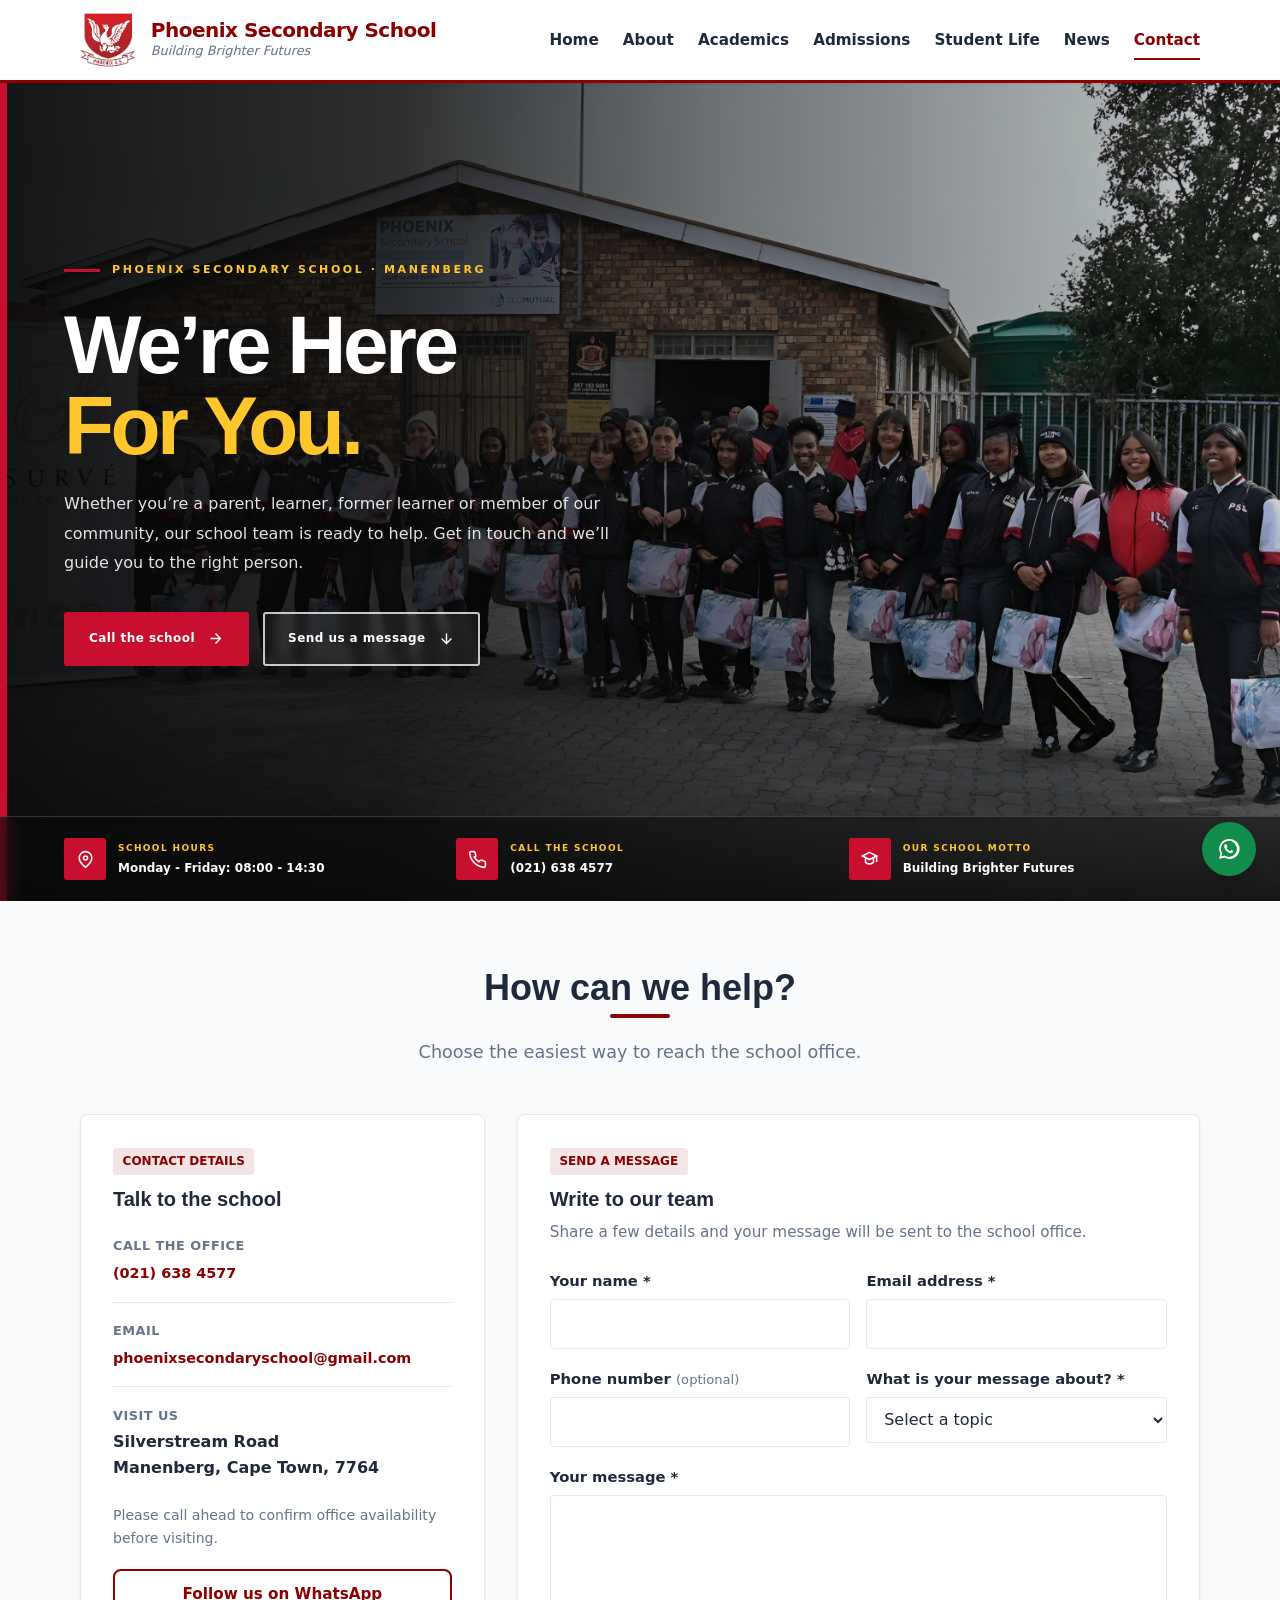
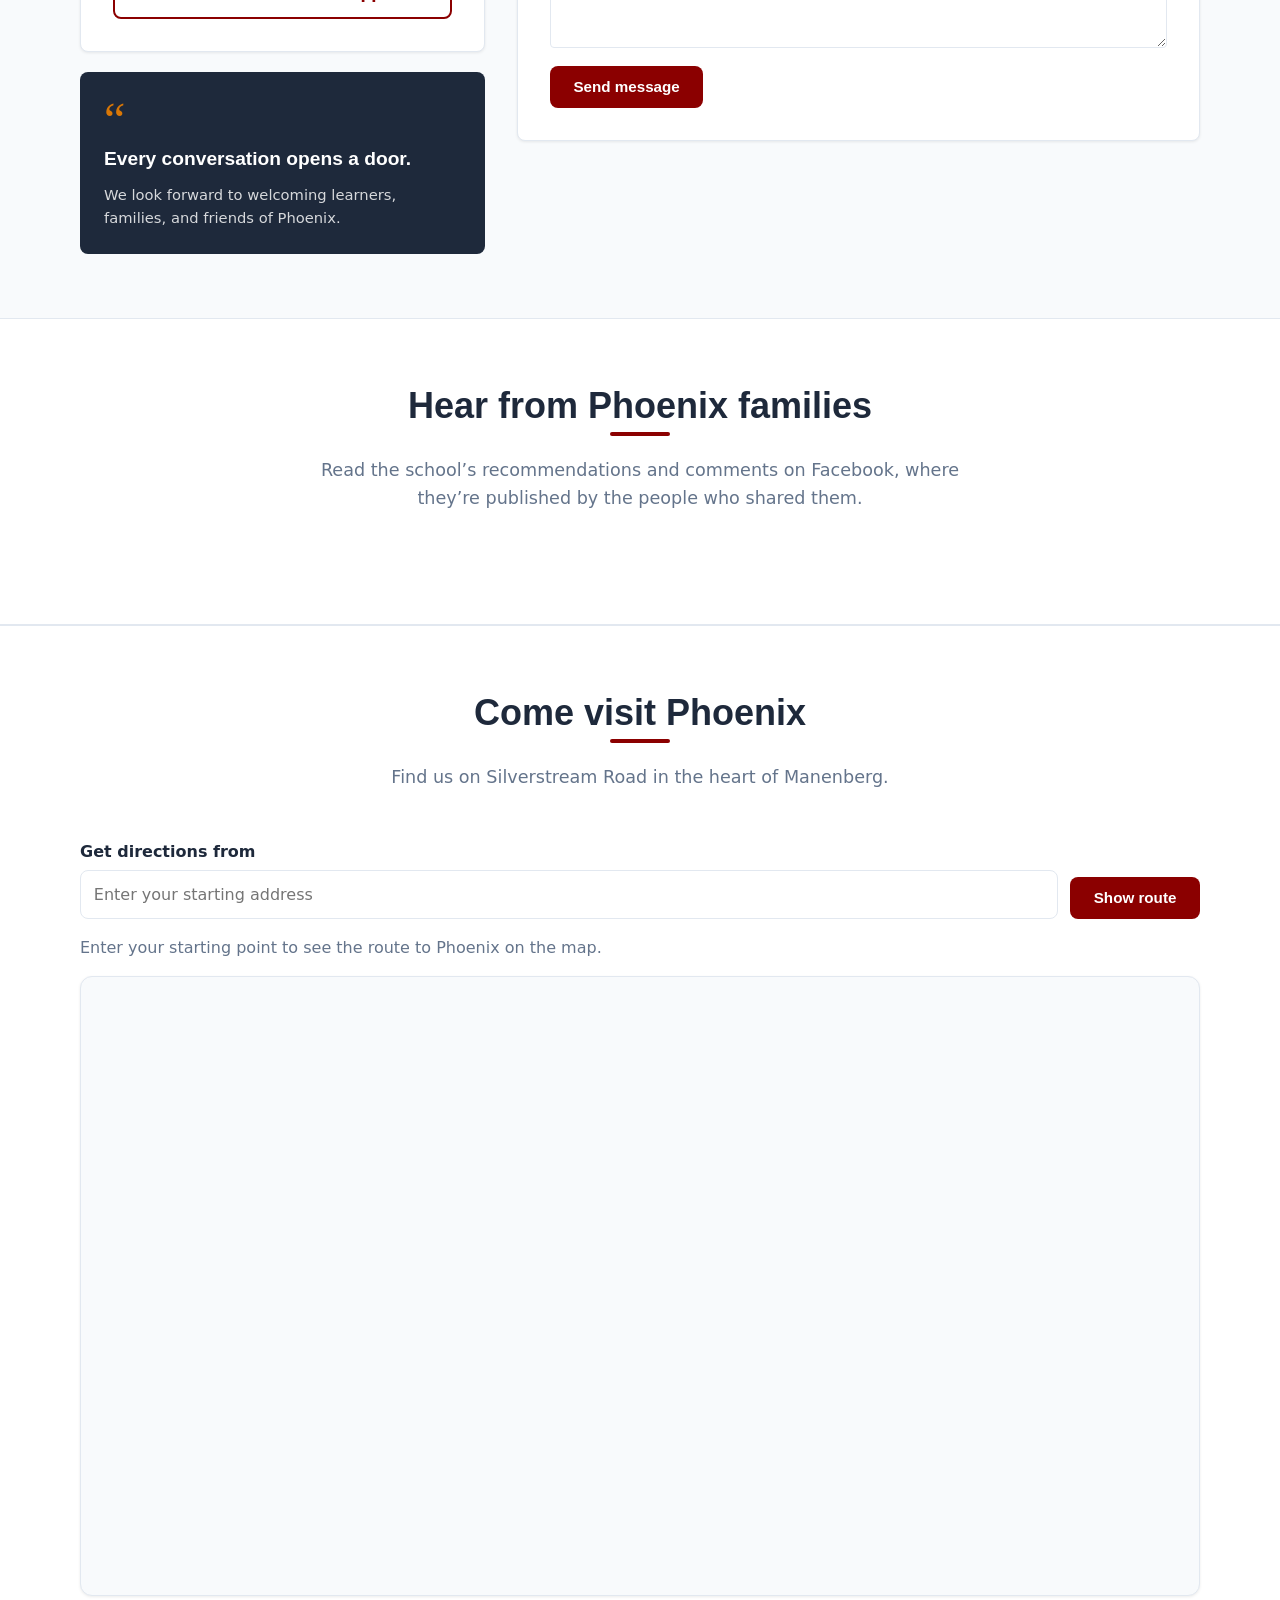
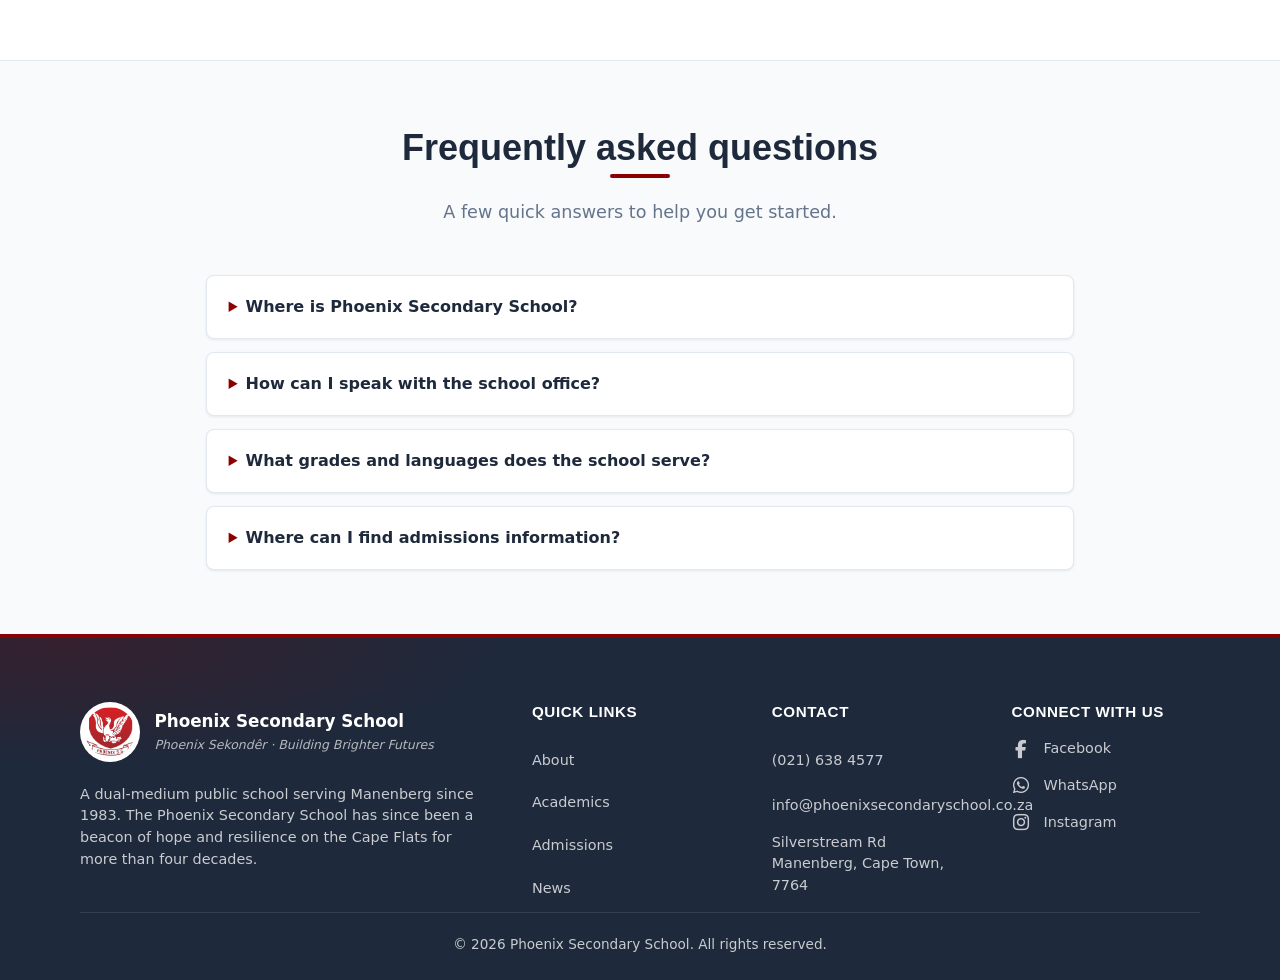
<file: contact.html>
<!DOCTYPE html>
<html lang="en">
<head>
    <meta charset="UTF-8">
    <meta name="viewport" content="width=device-width, initial-scale=1.0">
    <meta name="description" content="Contact Phoenix Secondary School in Manenberg, Cape Town. Call, email, get directions, or send the school a message.">
    <title>Contact | Phoenix Secondary School</title>
    <link rel="icon" href="favicon.svg" type="image/svg+xml">
    <link rel="icon" type="image/png" sizes="32x32" href="favicon-32x32.png">
    <link rel="icon" type="image/png" sizes="16x16" href="favicon-16x16.png">
    <link rel="apple-touch-icon" sizes="180x180" href="apple-touch-icon.png">
    <link rel="manifest" href="site.webmanifest">
    <link rel="stylesheet" href="css/styles.css">
    <link rel="stylesheet" href="css/hero.css">
    <link rel="stylesheet"
          href="https://cdnjs.cloudflare.com/ajax/libs/font-awesome/6.7.2/css/all.min.css">

    <script src="js/main.js" defer></script>
</head>
<body>
    <a href="#main-content" class="skip-link">Skip to main content</a>

    <header class="site-header">
        <div class="container header-container">
            <a href="index.html" class="brand-logo">
                <img class="brand-crest" src="images/logo_1.png" alt="">
                <span class="brand-text">
                    <span class="school-name">Phoenix Secondary School</span>
                    <span class="school-motto">Building Brighter Futures</span>
                </span>
            </a>
            <button type="button" class="mobile-toggle" data-nav-toggle aria-label="Open menu" aria-expanded="false" aria-controls="site-nav">
                <span class="sr-only">Open main menu</span>☰
            </button>
            <nav id="site-nav" class="main-nav" aria-label="Main navigation">
                <a class="nav-link" href="index.html">Home</a>
                <a class="nav-link" href="about.html">About</a>
                <a class="nav-link" href="academics.html">Academics</a>
                <a class="nav-link" href="admissions.html">Admissions</a>
                <a class="nav-link" href="student-life.html">Student Life</a>
                <a class="nav-link" href="news.html">News</a>
                <a class="nav-link active" href="contact.html" aria-current="page">Contact</a>
            </nav>
        </div>
    </header>

    <main id="main-content">
        <section class="phoenix-hero" aria-labelledby="phoenix-hero-title">
            <img class="phoenix-hero__background" src="images/contact_hero.webp" alt="" aria-hidden="true">
            <div class="phoenix-hero__inner">
                <div class="phoenix-hero__copy">
                    <p class="phoenix-hero__eyebrow">Phoenix Secondary School · Manenberg</p>
                    <h1 class="phoenix-hero__title" id="phoenix-hero-title">We’re Here <span>For You.</span></h1>
                    <p class="phoenix-hero__description">
                        Whether you’re a parent, learner, former learner or member of our community,
                        our school team is ready to help. Get in touch and we’ll guide you to the
                        right person.
                    </p>
                    <div class="phoenix-hero__actions">
                        <a href="tel:+27216384577" class="phoenix-hero__button phoenix-hero__button--primary">
                            Call the school
                            <svg viewBox="0 0 24 24" fill="none" stroke="currentColor" stroke-width="2" aria-hidden="true">
                                <path d="M5 12h14M12 5l7 7-7 7"/>
                            </svg>
                        </a>
                        <a href="#send-message" class="phoenix-hero__button phoenix-hero__button--secondary">
                            Send us a message
                            <svg viewBox="0 0 24 24" fill="none" stroke="currentColor" stroke-width="2" aria-hidden="true">
                                <path d="M12 5v14m-7-7 7 7 7-7"/>
                            </svg>
                        </a>
                    </div>

                </div>
            </div>

            <div class="phoenix-hero__bottom">
                <div class="phoenix-hero__bottom-inner">
                    <div class="phoenix-hero__detail">
                        <span class="phoenix-hero__detail-icon" aria-hidden="true">
                            <svg viewBox="0 0 24 24" fill="none" stroke="currentColor" stroke-width="2">
                                <path d="M20 10c0 5-8 12-8 12S4 15 4 10a8 8 0 1 1 16 0Z"/>
                                <circle cx="12" cy="10" r="2.5"/>
                            </svg>
                        </span>
                        <span>
                            <span class="phoenix-hero__detail-label">School Hours</span>
                            <span class="phoenix-hero__detail-value">Monday - Friday: 08:00 - 14:30</span>
                        </span>
                    </div>

                    <div class="phoenix-hero__detail">
                        <span class="phoenix-hero__detail-icon" aria-hidden="true">
                            <svg viewBox="0 0 24 24" fill="none" stroke="currentColor" stroke-width="2">
                                <path d="M22 16.9v3a2 2 0 0 1-2.2 2 19.8 19.8 0 0 1-8.6-3.1 19.4 19.4 0 0 1-6-6A19.8 19.8 0 0 1 2.1 4.2 2 2 0 0 1 4.1 2h3a2 2 0 0 1 2 1.7c.1 1 .4 2 .7 2.9a2 2 0 0 1-.5 2.1L8 8.9a16 16 0 0 0 6 6l1.2-1.3a2 2 0 0 1 2.1-.5c.9.3 1.9.6 2.9.7a2 2 0 0 1 1.8 2.1Z"/>
                            </svg>
                        </span>
                        <span>
                            <span class="phoenix-hero__detail-label">Call the school</span>
                            <a class="phoenix-hero__detail-value" href="tel:+27216384577">(021) 638 4577</a>
                        </span>
                    </div>

                    <div class="phoenix-hero__detail">
                        <span class="phoenix-hero__detail-icon" aria-hidden="true">
                            <svg viewBox="0 0 24 24" fill="none" stroke="currentColor" stroke-width="2">
                                <path d="m12 3 9 4.5-9 4.5-9-4.5L12 3Z"/>
                                <path d="M7 10.5v5c3 2.5 7 2.5 10 0v-5M21 8v7"/>
                            </svg>
                        </span>
                        <span>
                            <span class="phoenix-hero__detail-label">Our school motto</span>
                            <span class="phoenix-hero__detail-value">Building Brighter Futures</span>
                        </span>
                    </div>
                </div>
            </div>
        </section>

        <section class="section" aria-labelledby="contact-options-title">
            <div class="container">
                <div class="section-header">
                    <h2 class="section-title" id="contact-options-title">How can we help?</h2>
                    <p class="section-subtitle">Choose the easiest way to reach the school office.</p>
                </div>

                <div class="contact-layout">
                    <aside class="contact-sidebar" aria-label="School contact details">
                        <section class="card contact-info-card" aria-labelledby="contact-details-title">
                            <div class="card-body">
                                <span class="badge badge-red">Contact details</span>
                                <h2 class="card-title contact-card-heading" id="contact-details-title">Talk to the school</h2>
                                <dl class="contact-details">
                                    <div class="contact-detail">
                                        <dt>Call the office</dt>
                                        <dd><a href="tel:+27216384577">(021) 638 4577</a></dd>
                                    </div>
                                    <div class="contact-detail">
                                        <dt>Email</dt>
                                        <dd><a href="mailto:phoenixsecondaryschool@gmail.com">phoenixsecondaryschool@gmail.com</a></dd>
                                    </div>
                                    <div class="contact-detail">
                                        <dt>Visit us</dt>
                                        <dd>Silverstream Road<br>Manenberg, Cape Town, 7764</dd>
                                    </div>
                                </dl>
                                <p class="contact-hours-note">Please call ahead to confirm office availability before visiting.</p>
                                <a class="btn btn-outline contact-whatsapp-link" href="https://whatsapp.com/channel/0029Vb8sCBqHFxOyT6q9uO1y" target="_blank" rel="noopener noreferrer">Follow us on WhatsApp</a>
                            </div>
                        </section>

                        <section class="contact-welcome">
                            <p class="contact-welcome-mark" aria-hidden="true">“</p>
                            <h2>Every conversation opens a door.</h2>
                            <p>We look forward to welcoming learners, families, and friends of Phoenix.</p>
                        </section>
                    </aside>

                    <section class="card contact-form-card" id="send-message" aria-labelledby="message-title">
                        <div class="card-body">
                            <span class="badge badge-red">Send a message</span>
                            <h2 class="card-title contact-card-heading" id="message-title">Write to our team</h2>
                            <p class="card-text">Share a few details and your message will be sent to the school office.</p>
                            <form class="contact-form" data-contact-form action="send-email.php" method="post" accept-charset="UTF-8">
                                <div class="contact-form-honeypot" aria-hidden="true">
                                    <label for="contact-website">Leave this field empty</label>
                                    <input id="contact-website" name="website" type="text" tabindex="-1" autocomplete="off">
                                </div>
                                <p class="contact-form-status" data-contact-status role="status" aria-live="polite" aria-atomic="true" hidden></p>
                                <div class="form-field">
                                    <label for="contact-name">Your name <span aria-hidden="true">*</span></label>
                                    <input id="contact-name" name="name" type="text" autocomplete="name" required>
                                </div>
                                <div class="form-field">
                                    <label for="contact-email">Email address <span aria-hidden="true">*</span></label>
                                    <input id="contact-email" name="email" type="email" autocomplete="email" required>
                                </div>
                                <div class="form-field">
                                    <label for="contact-phone">Phone number <span class="form-optional">(optional)</span></label>
                                    <input id="contact-phone" name="phone" type="tel" autocomplete="tel">
                                </div>
                                <div class="form-field">
                                    <label for="contact-topic">What is your message about? <span aria-hidden="true">*</span></label>
                                    <select id="contact-topic" name="topic" required>
                                        <option value="" selected disabled>Select a topic</option>
                                        <option>Admissions</option>
                                        <option>Current learner or family</option>
                                        <option>Academics</option>
                                        <option>General enquiry</option>
                                        <option>Community or partnership</option>
                                    </select>
                                </div>
                                <div class="form-field form-field-wide">
                                    <label for="contact-message">Your message <span aria-hidden="true">*</span></label>
                                    <textarea id="contact-message" name="message" rows="5" minlength="10" maxlength="10000" required></textarea>
                                </div>
                                <div class="form-field-wide">
                                    <button class="btn btn-primary" type="submit">Send message</button>
                                </div>
                            </form>
                        </div>
                    </section>
                </div>
            </div>
        </section>

        <section class="section section-alt">
            <div class="container">
                <div class="section-header">
                    <h2 class="section-title" id="facebook-reviews-title">Hear from Phoenix families</h2>
                    <p class="section-subtitle">Read the school’s recommendations and comments on Facebook, where they’re published by the people who shared them.</p>
                </div>
            </div>
        </section>

        <section class="section section-alt" id="visit-us" aria-labelledby="visit-heading">
            <div class="container">
                <div class="section-header">
                    <h2 class="section-title" id="visit-heading">Come visit Phoenix</h2>
                    <p class="section-subtitle">Find us on Silverstream Road in the heart of Manenberg.</p>
                </div>
                <div class="visit-layout">
                    <form class="directions-form" data-directions-form>
                        <div class="directions-field">
                            <label for="directions-origin">Get directions from</label>
                            <input id="directions-origin" name="origin" type="text" autocomplete="street-address" placeholder="Enter your starting address" required>
                        </div>
                        <button class="btn btn-primary" type="submit">Show route</button>
                    </form>
                    <p class="directions-status" data-directions-status aria-live="polite">Enter your starting point to see the route to Phoenix on the map.</p>
                    <div class="map-frame">
                        <iframe
                            src="https://maps.google.com/maps?q=Phoenix%20Secondary%20School%2C%20Silverstream%20Road%2C%20Manenberg%2C%20Cape%20Town&z=15&output=embed"
                            title="Map showing Phoenix Secondary School in Manenberg; enter a starting address above to view directions here"
                            loading="lazy"
                            referrerpolicy="no-referrer-when-downgrade"
                            allowfullscreen>
                        </iframe>
                    </div>
                </div>
            </div>
        </section>

        <section class="section" aria-labelledby="faq-heading">
            <div class="container faq-container">
                <div class="section-header">
                    <h2 class="section-title" id="faq-heading">Frequently asked questions</h2>
                    <p class="section-subtitle">A few quick answers to help you get started.</p>
                </div>
                <div class="faq-list">
                    <details class="faq-item">
                        <summary>Where is Phoenix Secondary School?</summary>
                        <p>Our campus is on Silverstream Road, Manenberg, Cape Town, 7764. Enter your starting address above the map to view directions on this page.</p>
                    </details>
                    <details class="faq-item">
                        <summary>How can I speak with the school office?</summary>
                        <p>Call <a href="tel:+27216384577">(021) 638 4577</a> or email <a href="mailto:phoenixsecondaryschool@gmail.com">phoenixsecondaryschool@gmail.com</a>. Please call ahead to check office availability before visiting.</p>
                    </details>
                    <details class="faq-item">
                        <summary>What grades and languages does the school serve?</summary>
                        <p>Phoenix is a dual-medium school for Grades 8 to 12, offering learning in English and Afrikaans.</p>
                    </details>
                    <details class="faq-item">
                        <summary>Where can I find admissions information?</summary>
                        <p>Visit our <a href="admissions.html">Admissions page</a> for school registration information, or contact the office with your questions.</p>
                    </details>
                </div>
            </div>
        </section>
    </main>

    <footer class="site-footer">
        <div class="container">
            <div class="footer-grid">
                <div class="footer-col">
                    <a class="footer-brand" href="index.html">
                        <img src="images/logo_1.png" alt="">
                        <span><strong>Phoenix Secondary School</strong><small>Phoenix Sekondêr · Building Brighter Futures</small></span>
                    </a>
                    <p>A dual-medium public school serving Manenberg since 1983.
                        The Phoenix Secondary School has since been a beacon of hope and resilience on the Cape Flats for more than four decades.
                    </p>
                </div>

                <div class="footer-col">
                    <h3>Quick links</h3>
                    <ul class="footer-links">
                        <li><a href="about.html">About</a></li>
                        <li><a href="academics.html">Academics</a></li>
                        <li><a href="admissions.html">Admissions</a></li>
                        <li><a href="news.html">News</a></li>
                    </ul>
                </div>

                <div class="footer-col">
                    <h3>Contact</h3>
                    <p><a href="tel:+27216384577">(021) 638 4577</a></p>
                    <p><a href="mailto:info@phoenixsecondaryschool.co.za">info@phoenixsecondaryschool.co.za</a></p>

                    <p class="footer-address">
                        <a href="https://www.google.com/maps/search/?api=1&query=Phoenix+Secondary+School%2C+Silverstream+Road%2C+Manenberg%2C+Cape+Town"
                           target="_blank"
                           rel="noopener noreferrer"
                           aria-label="Find Phoenix Secondary School on Google Maps">
                            Silverstream Rd<br>Manenberg, Cape Town, <br>7764
                        </a>
                    </p>
                </div>

                <div class="footer-col">

                <h3>Connect With Us</h3>

                    <div class="footer-socials">
                        <a href="https://www.facebook.com/p/Phoenix-Secondary-School-Manenberg-100057652381114/" aria-label="Facebook"><i class="fa-brands fa-facebook-f"></i>
                            <span>Facebook</span>
                        </a>
                        <a href="#" aria-label="WhatsApp"><i class="fa-brands fa-whatsapp"></i>
                            <span>WhatsApp</span>
                        </a>
                        <a href="#" aria-label="Instagram"><i class="fa-brands fa-instagram"></i>
                            <span>Instagram</span>
                        </a>
                    </div>

                </div>

            </div>
            <div class="footer-bottom">
                <p>&copy; 2026 Phoenix Secondary School. All rights reserved.</p>
            </div>
        </div>
    </footer>
    <script src="js/contact.js" defer></script>
</body>
</html>
</file>
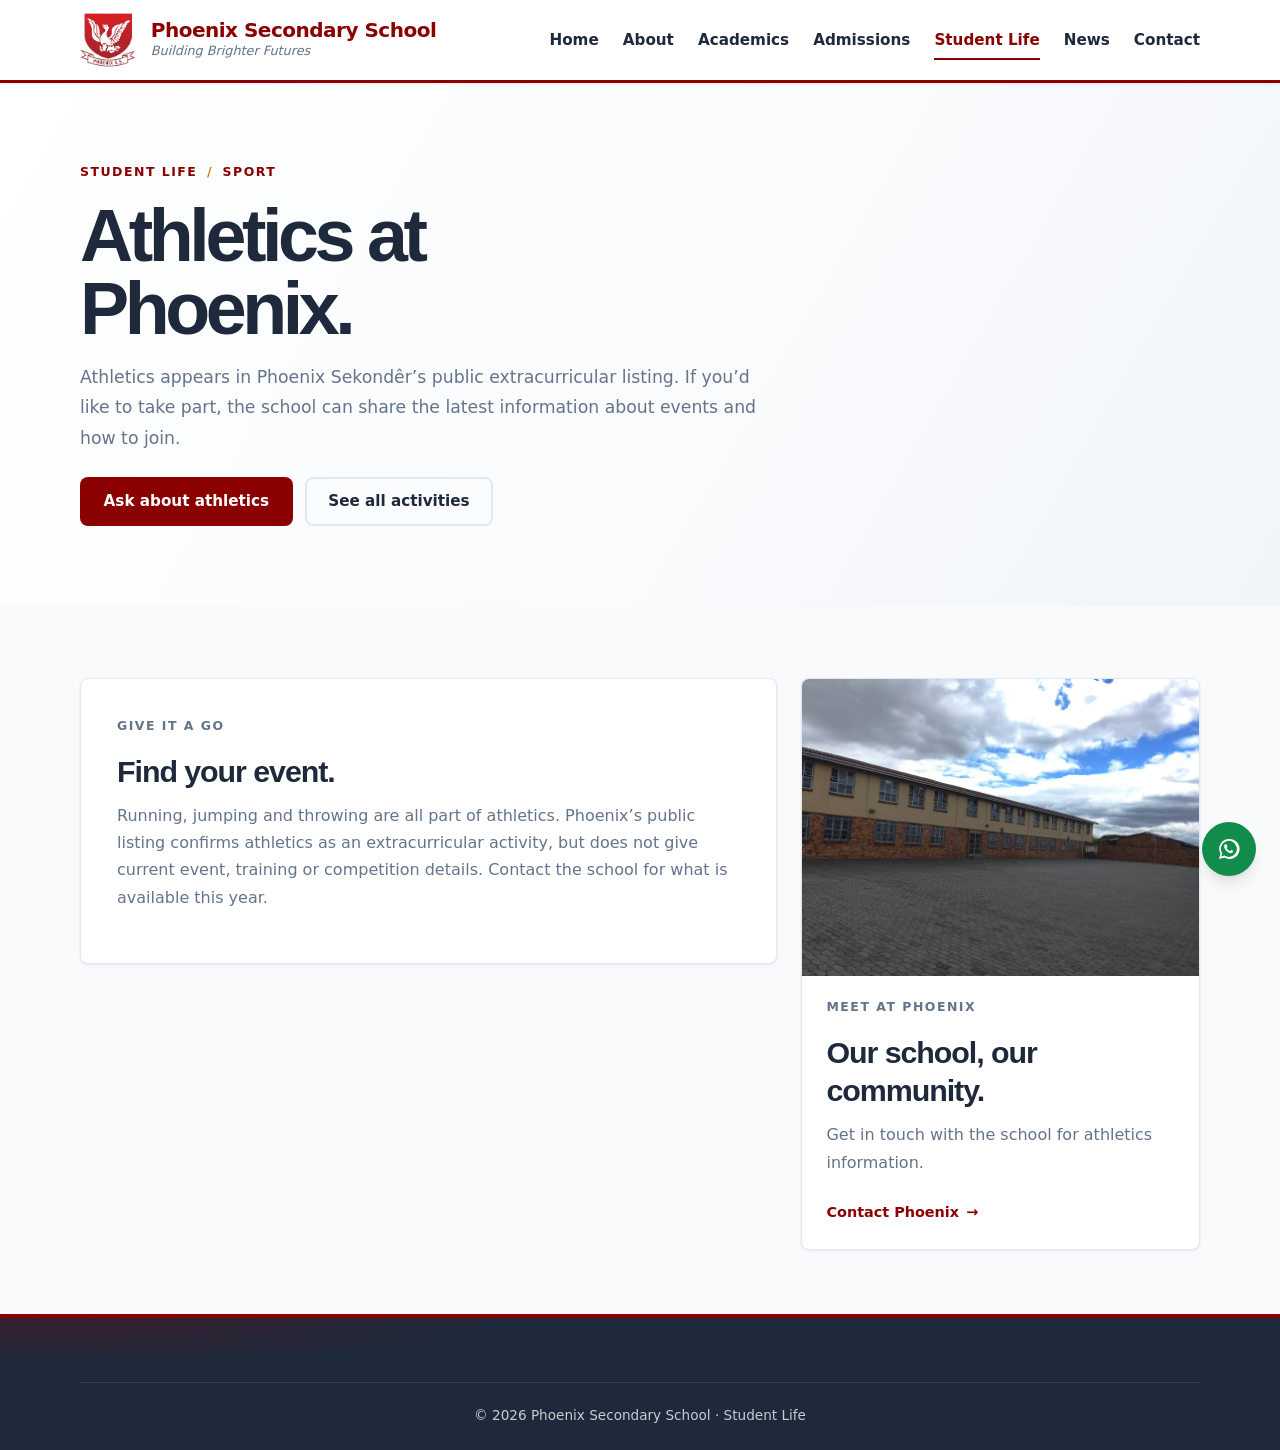
<file: student-life-athletics.html>
<!DOCTYPE html>
<html lang="en">
<head>
    <meta charset="UTF-8">
    <meta name="viewport" content="width=device-width, initial-scale=1.0">
    <meta name="description" content="Learn about athletics in the Phoenix Secondary School extracurricular activity listing.">
    <title>Athletics | Student Life | Phoenix Secondary School</title>
    <link rel="icon" type="image/png" sizes="32x32" href="favicon-32x32.png">
    <link rel="stylesheet" href="css/styles.css">
    <link rel="stylesheet" href="css/student-life.css">
    <link rel="stylesheet" href="css/student-life-detail.css">
    <script src="js/main.js" defer></script>
</head>
<body class="page-student-life">
    <a href="#main-content" class="skip-link">Skip to main content</a>
    <header class="site-header"><div class="container header-container"><a class="brand-logo" href="index.html"><img class="brand-crest" src="images/logo_1.png" alt=""><span class="brand-text"><span class="school-name">Phoenix Secondary School</span><span class="school-motto">Building Brighter Futures</span></span></a><button type="button" class="mobile-toggle" data-nav-toggle aria-label="Open menu" aria-expanded="false" aria-controls="site-nav"><span class="sr-only">Open main menu</span>☰</button><nav id="site-nav" class="main-nav" aria-label="Main navigation"><a class="nav-link" href="index.html">Home</a><a class="nav-link" href="about.html">About</a><a class="nav-link" href="academics.html">Academics</a><a class="nav-link" href="admissions.html">Admissions</a><a class="nav-link active" href="student-life.html" aria-current="page">Student Life</a><a class="nav-link" href="news.html">News</a><a class="nav-link" href="contact.html">Contact</a></nav></div></header>
    <main id="main-content">
        <section class="life-detail-hero"><div class="container"><p class="life-eyebrow">Student Life <span aria-hidden="true">/</span> Sport</p><h1>Athletics at Phoenix.</h1><p class="life-detail-intro">Athletics appears in Phoenix Sekondêr’s public extracurricular listing. If you’d like to take part, the school can share the latest information about events and how to join.</p><div class="life-detail-actions"><a class="btn btn-primary" href="contact.html">Ask about athletics</a><a class="btn btn-outline life-hero-outline" href="student-life.html#sport">See all activities</a></div></div></section>
        <section class="section life-activities"><div class="container life-detail-layout"><article class="life-detail-card"><p class="life-kicker">Give it a go</p><h2>Find your event.</h2><p>Running, jumping and throwing are all part of athletics. Phoenix’s public listing confirms athletics as an extracurricular activity, but does not give current event, training or competition details. Contact the school for what is available this year.</p></article><aside class="life-detail-aside"><img src="images/courtyard.jpeg" alt="The Phoenix Secondary School courtyard" loading="lazy" decoding="async"><div class="life-detail-aside-content"><p class="life-kicker">Meet at Phoenix</p><h2>Our school, our community.</h2><p>Get in touch with the school for athletics information.</p><a class="life-text-link" href="contact.html">Contact Phoenix <span aria-hidden="true">→</span></a></div></aside></div></section>
    </main>
    <footer class="site-footer"><div class="container"><div class="footer-bottom"><p>© 2026 Phoenix Secondary School · <a href="student-life.html">Student Life</a></p></div></div></footer>
</body>
</html>
</file>
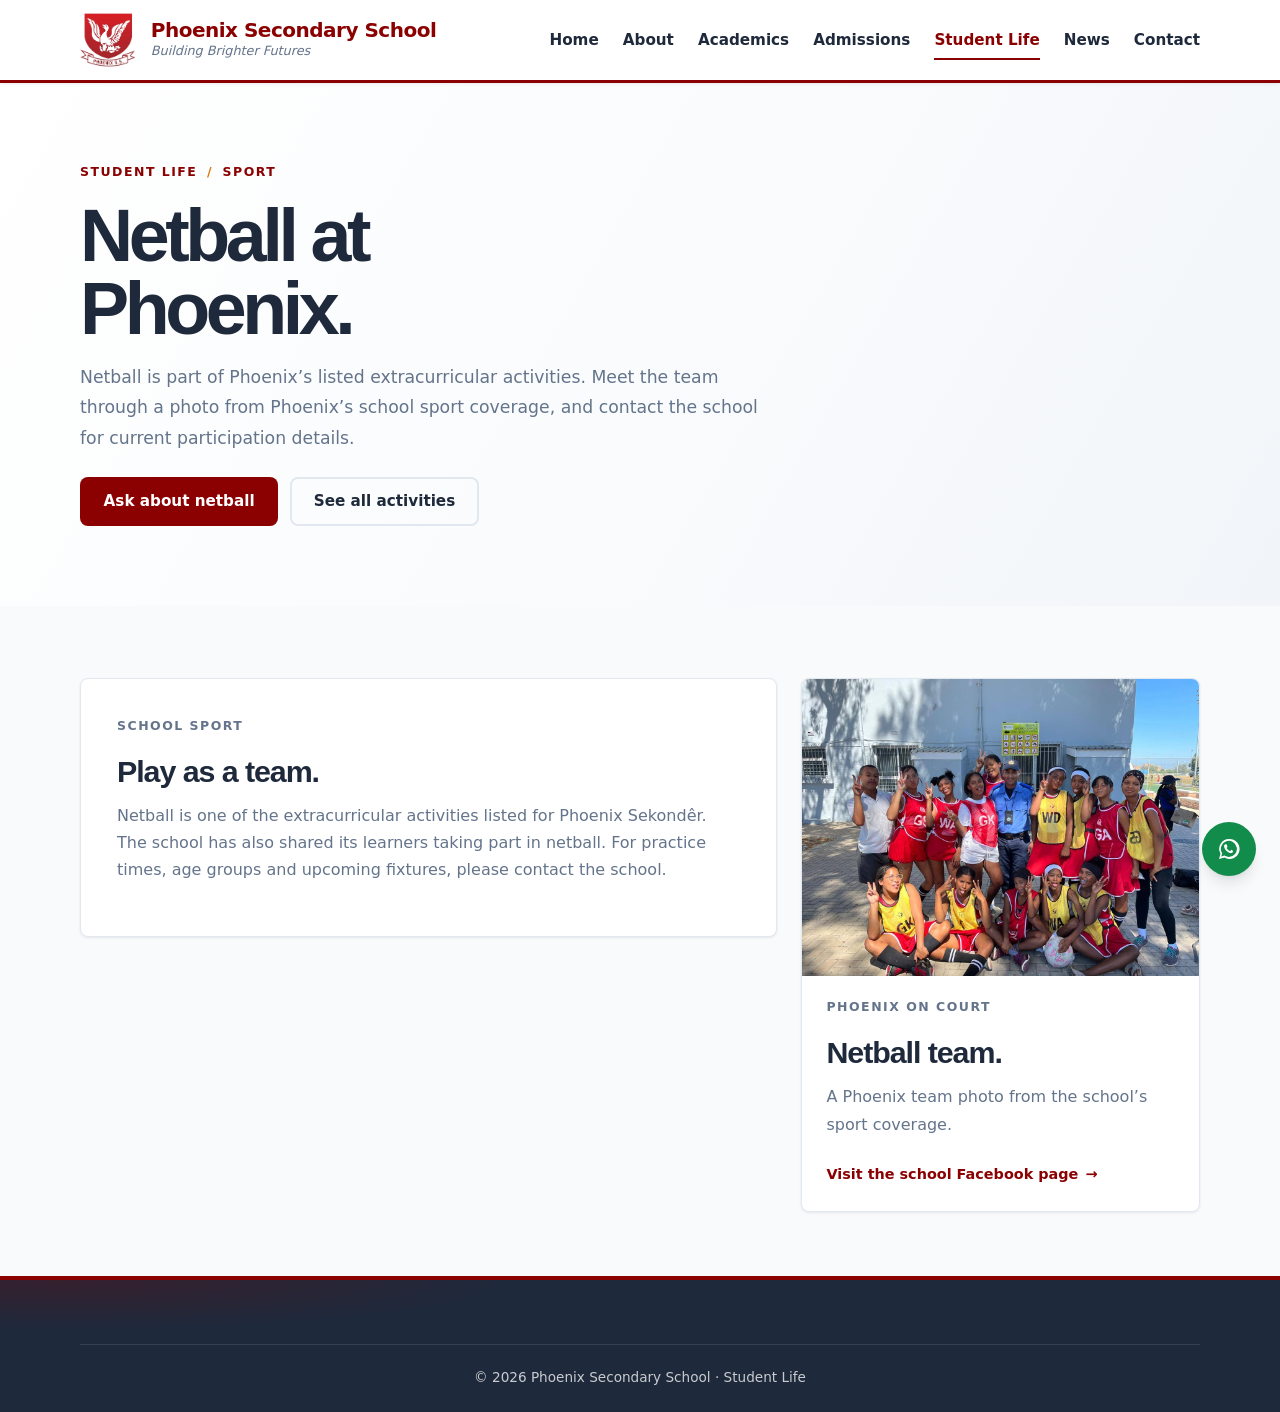
<file: student-life-netball.html>
<!DOCTYPE html>
<html lang="en">
<head>
    <meta charset="UTF-8">
    <meta name="viewport" content="width=device-width, initial-scale=1.0">
    <meta name="description" content="Explore netball as part of Phoenix Secondary School student life in Manenberg.">
    <title>Netball | Student Life | Phoenix Secondary School</title>
    <link rel="icon" type="image/png" sizes="32x32" href="favicon-32x32.png">
    <link rel="stylesheet" href="css/styles.css">
    <link rel="stylesheet" href="css/student-life.css">
    <link rel="stylesheet" href="css/student-life-detail.css">
    <script src="js/main.js" defer></script>
</head>
<body class="page-student-life">
    <a href="#main-content" class="skip-link">Skip to main content</a>
    <header class="site-header"><div class="container header-container"><a class="brand-logo" href="index.html"><img class="brand-crest" src="images/logo_1.png" alt=""><span class="brand-text"><span class="school-name">Phoenix Secondary School</span><span class="school-motto">Building Brighter Futures</span></span></a><button type="button" class="mobile-toggle" data-nav-toggle aria-label="Open menu" aria-expanded="false" aria-controls="site-nav"><span class="sr-only">Open main menu</span>☰</button><nav id="site-nav" class="main-nav" aria-label="Main navigation"><a class="nav-link" href="index.html">Home</a><a class="nav-link" href="about.html">About</a><a class="nav-link" href="academics.html">Academics</a><a class="nav-link" href="admissions.html">Admissions</a><a class="nav-link active" href="student-life.html" aria-current="page">Student Life</a><a class="nav-link" href="news.html">News</a><a class="nav-link" href="contact.html">Contact</a></nav></div></header>
    <main id="main-content">
        <section class="life-detail-hero"><div class="container"><p class="life-eyebrow">Student Life <span aria-hidden="true">/</span> Sport</p><h1>Netball at Phoenix.</h1><p class="life-detail-intro">Netball is part of Phoenix’s listed extracurricular activities. Meet the team through a photo from Phoenix’s school sport coverage, and contact the school for current participation details.</p><div class="life-detail-actions"><a class="btn btn-primary" href="contact.html">Ask about netball</a><a class="btn btn-outline life-hero-outline" href="student-life.html#sport">See all activities</a></div></div></section>
        <section class="section life-activities"><div class="container life-detail-layout"><article class="life-detail-card"><p class="life-kicker">School sport</p><h2>Play as a team.</h2><p>Netball is one of the extracurricular activities listed for Phoenix Sekondêr. The school has also shared its learners taking part in netball. For practice times, age groups and upcoming fixtures, please contact the school.</p></article><aside class="life-detail-aside"><img src="images/fb-netball.jpg" alt="Phoenix learners in netball bibs pose together" loading="lazy" decoding="async"><div class="life-detail-aside-content"><p class="life-kicker">Phoenix on court</p><h2>Netball team.</h2><p>A Phoenix team photo from the school’s sport coverage.</p><a class="life-text-link" href="https://www.facebook.com/p/Phoenix-Secondary-School-Manenberg-100057652381114/" target="_blank" rel="noopener noreferrer">Visit the school Facebook page <span aria-hidden="true">→</span></a></div></aside></div></section>
    </main>
    <footer class="site-footer"><div class="container"><div class="footer-bottom"><p>© 2026 Phoenix Secondary School · <a href="student-life.html">Student Life</a></p></div></div></footer>
</body>
</html>
</file>
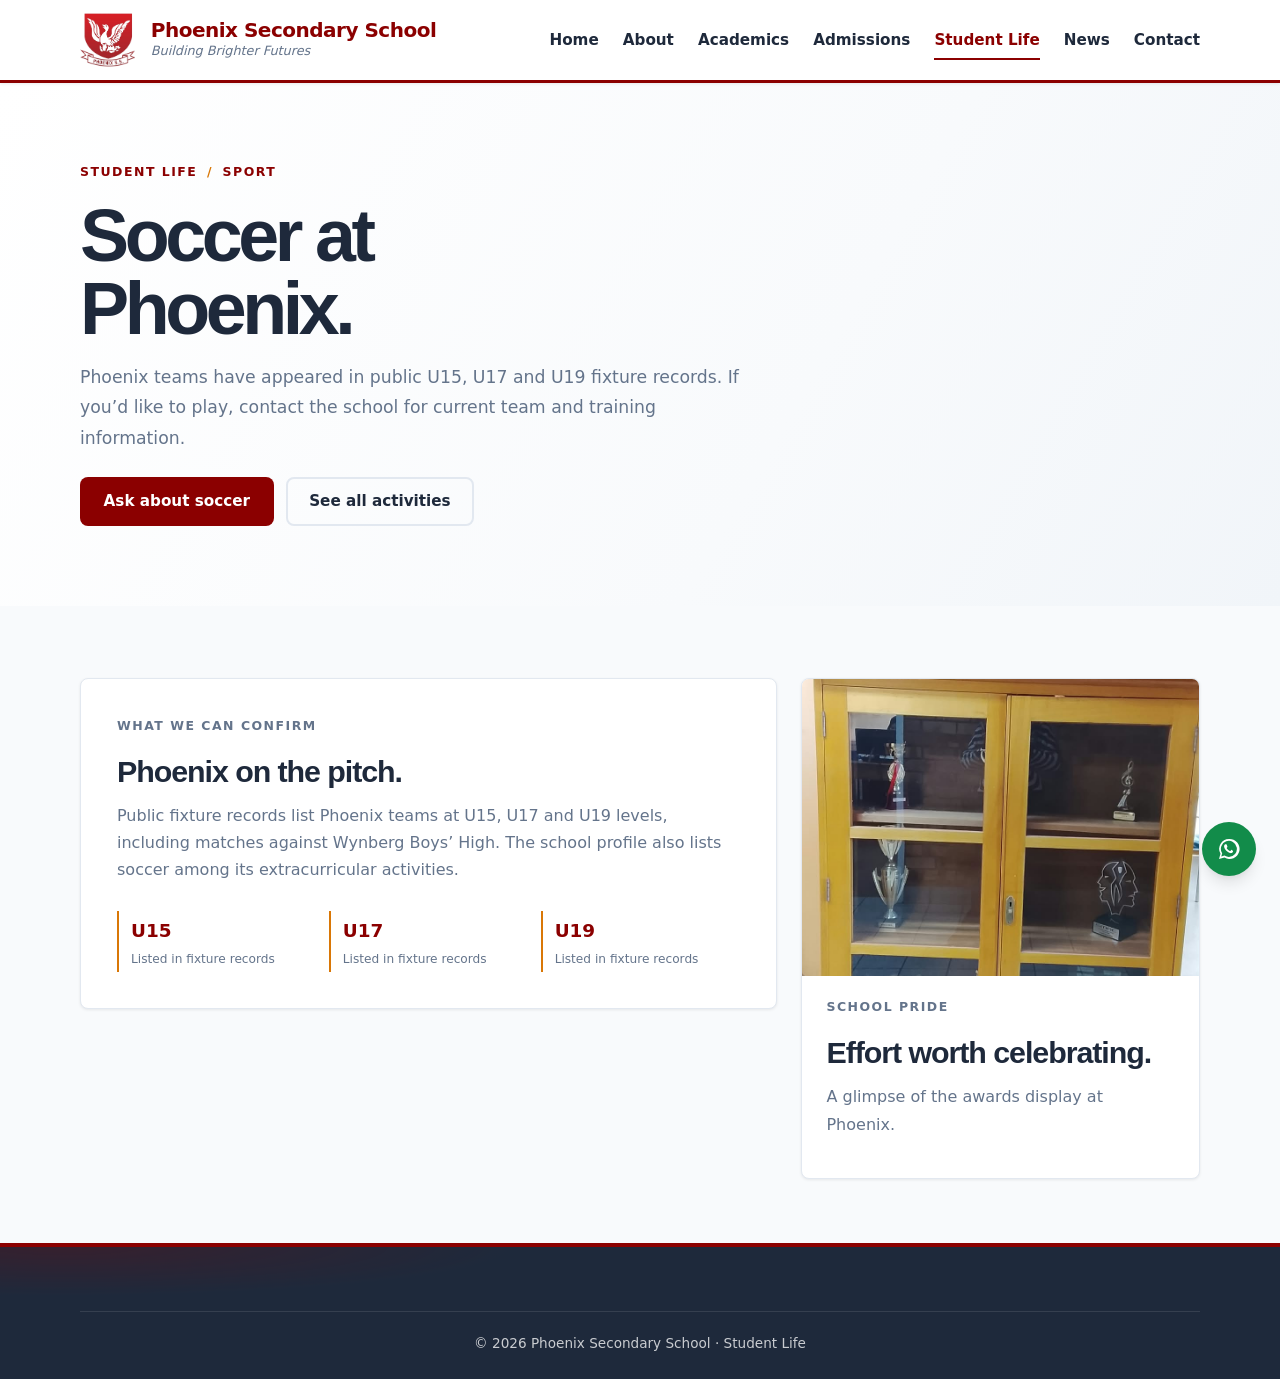
<file: student-life-soccer.html>
<!DOCTYPE html>
<html lang="en">
<head>
    <meta charset="UTF-8">
    <meta name="viewport" content="width=device-width, initial-scale=1.0">
    <meta name="description" content="Learn about soccer at Phoenix Secondary School in Manenberg and find public fixture records.">
    <title>Soccer | Student Life | Phoenix Secondary School</title>
    <link rel="icon" type="image/png" sizes="32x32" href="favicon-32x32.png">
    <link rel="stylesheet" href="css/styles.css">
    <link rel="stylesheet" href="css/student-life.css">
    <link rel="stylesheet" href="css/student-life-detail.css">
    <script src="js/main.js" defer></script>
</head>
<body class="page-student-life">
    <a href="#main-content" class="skip-link">Skip to main content</a>
    <header class="site-header">
        <div class="container header-container">
            <a class="brand-logo" href="index.html"><img class="brand-crest" src="images/logo_1.png" alt=""><span class="brand-text"><span class="school-name">Phoenix Secondary School</span><span class="school-motto">Building Brighter Futures</span></span></a>
            <button type="button" class="mobile-toggle" data-nav-toggle aria-label="Open menu" aria-expanded="false" aria-controls="site-nav"><span class="sr-only">Open main menu</span>☰</button>
            <nav id="site-nav" class="main-nav" aria-label="Main navigation"><a class="nav-link" href="index.html">Home</a><a class="nav-link" href="about.html">About</a><a class="nav-link" href="academics.html">Academics</a><a class="nav-link" href="admissions.html">Admissions</a><a class="nav-link active" href="student-life.html" aria-current="page">Student Life</a><a class="nav-link" href="news.html">News</a><a class="nav-link" href="contact.html">Contact</a></nav>
        </div>
    </header>
    <main id="main-content">
        <section class="life-detail-hero"><div class="container"><p class="life-eyebrow">Student Life <span aria-hidden="true">/</span> Sport</p><h1>Soccer at Phoenix.</h1><p class="life-detail-intro">Phoenix teams have appeared in public U15, U17 and U19 fixture records. If you’d like to play, contact the school for current team and training information.</p><div class="life-detail-actions"><a class="btn btn-primary" href="contact.html">Ask about soccer</a><a class="btn btn-outline life-hero-outline" href="student-life.html#sport">See all activities</a></div></div></section>
        <section class="section life-activities"><div class="container life-detail-layout"><article class="life-detail-card"><p class="life-kicker">What we can confirm</p><h2>Phoenix on the pitch.</h2><p>Public fixture records list Phoenix teams at U15, U17 and U19 levels, including matches against Wynberg Boys’ High. The school profile also lists soccer among its extracurricular activities.</p><ul class="life-squad-list" aria-label="Phoenix soccer age groups"><li><span>U15</span><span>Listed in fixture records</span></li><li><span>U17</span><span>Listed in fixture records</span></li><li><span>U19</span><span>Listed in fixture records</span></li></ul></article><aside class="life-detail-aside"><img src="images/trophies.jpeg" alt="Trophy cabinet at Phoenix Secondary School" loading="lazy" decoding="async"><div class="life-detail-aside-content"><p class="life-kicker">School pride</p><h2>Effort worth celebrating.</h2><p>A glimpse of the awards display at Phoenix.</p></div></aside></div></section>
    </main>
    <footer class="site-footer"><div class="container"><div class="footer-bottom"><p>© 2026 Phoenix Secondary School · <a href="student-life.html">Student Life</a></p></div></div></footer>
</body>
</html>
</file>
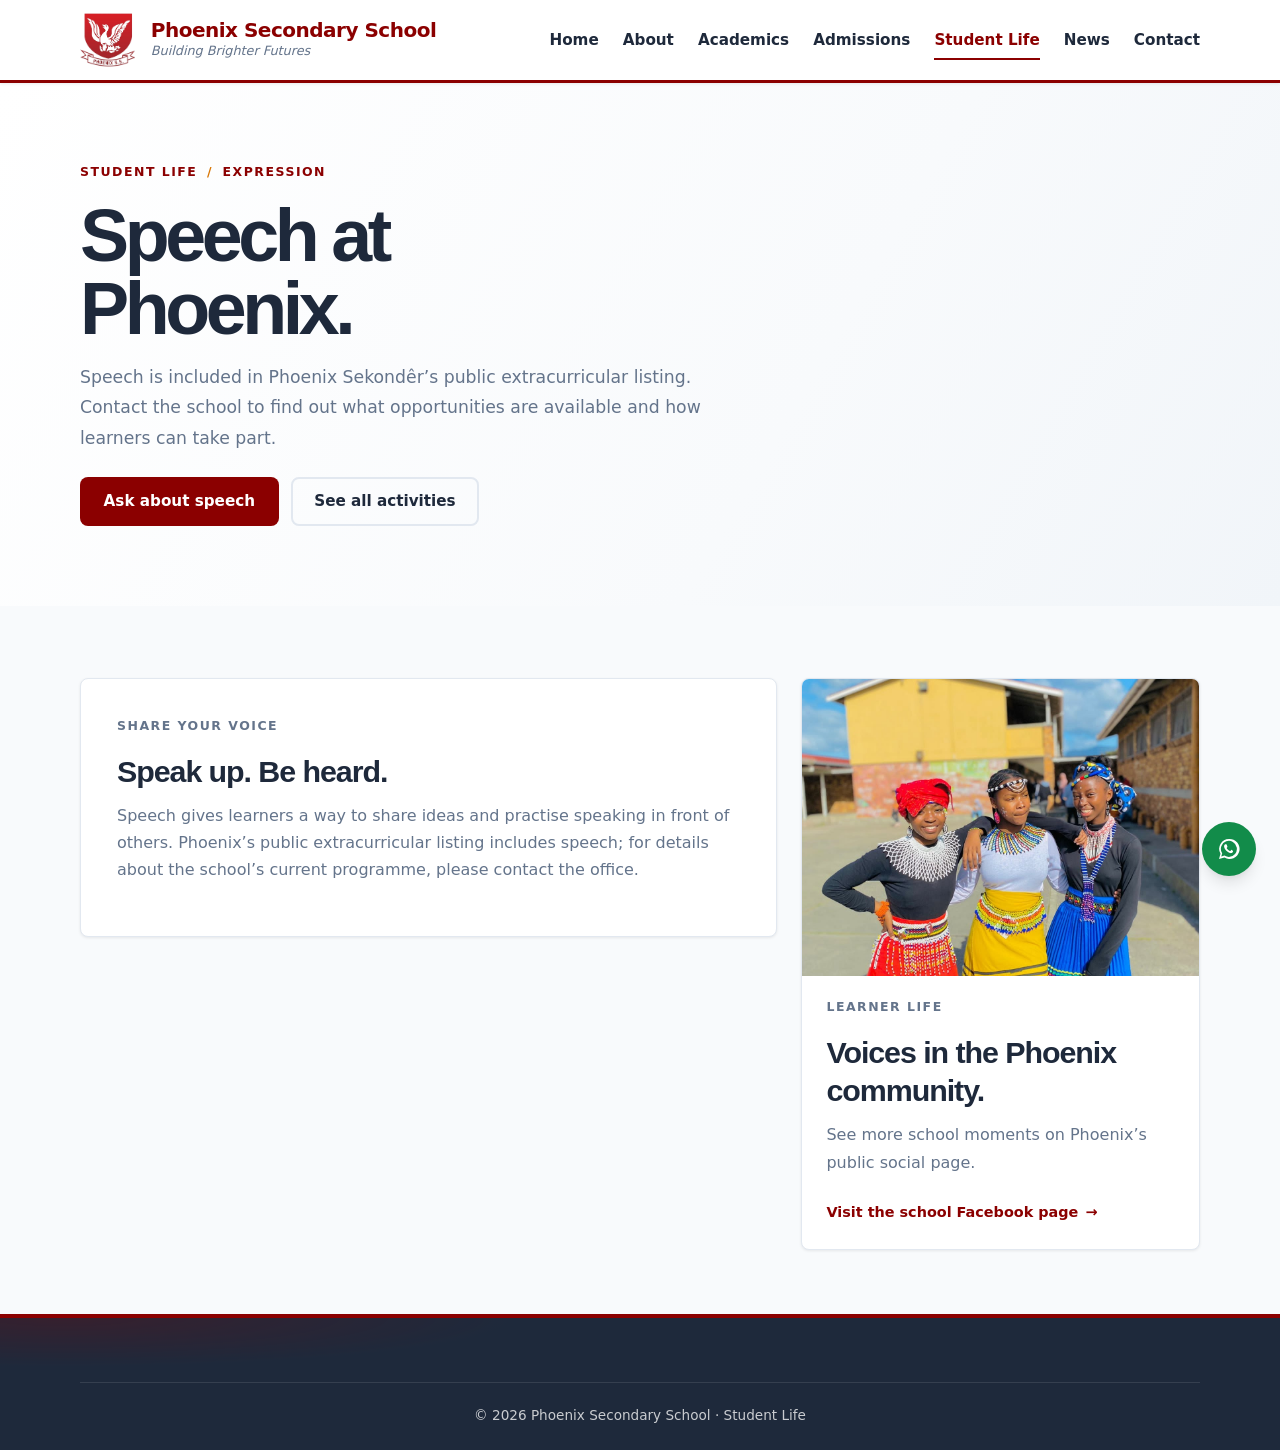
<file: student-life-speech.html>
<!DOCTYPE html>
<html lang="en">
<head>
    <meta charset="UTF-8">
    <meta name="viewport" content="width=device-width, initial-scale=1.0">
    <meta name="description" content="Learn about speech in the Phoenix Secondary School extracurricular activity listing.">
    <title>Speech | Student Life | Phoenix Secondary School</title>
    <link rel="icon" type="image/png" sizes="32x32" href="favicon-32x32.png">
    <link rel="stylesheet" href="css/styles.css">
    <link rel="stylesheet" href="css/student-life.css">
    <link rel="stylesheet" href="css/student-life-detail.css">
    <script src="js/main.js" defer></script>
</head>
<body class="page-student-life">
    <a href="#main-content" class="skip-link">Skip to main content</a>
    <header class="site-header"><div class="container header-container"><a class="brand-logo" href="index.html"><img class="brand-crest" src="images/logo_1.png" alt=""><span class="brand-text"><span class="school-name">Phoenix Secondary School</span><span class="school-motto">Building Brighter Futures</span></span></a><button type="button" class="mobile-toggle" data-nav-toggle aria-label="Open menu" aria-expanded="false" aria-controls="site-nav"><span class="sr-only">Open main menu</span>☰</button><nav id="site-nav" class="main-nav" aria-label="Main navigation"><a class="nav-link" href="index.html">Home</a><a class="nav-link" href="about.html">About</a><a class="nav-link" href="academics.html">Academics</a><a class="nav-link" href="admissions.html">Admissions</a><a class="nav-link active" href="student-life.html" aria-current="page">Student Life</a><a class="nav-link" href="news.html">News</a><a class="nav-link" href="contact.html">Contact</a></nav></div></header>
    <main id="main-content">
        <section class="life-detail-hero"><div class="container"><p class="life-eyebrow">Student Life <span aria-hidden="true">/</span> Expression</p><h1>Speech at Phoenix.</h1><p class="life-detail-intro">Speech is included in Phoenix Sekondêr’s public extracurricular listing. Contact the school to find out what opportunities are available and how learners can take part.</p><div class="life-detail-actions"><a class="btn btn-primary" href="contact.html">Ask about speech</a><a class="btn btn-outline life-hero-outline" href="student-life.html#sport">See all activities</a></div></div></section>
        <section class="section life-activities"><div class="container life-detail-layout"><article class="life-detail-card"><p class="life-kicker">Share your voice</p><h2>Speak up. Be heard.</h2><p>Speech gives learners a way to share ideas and practise speaking in front of others. Phoenix’s public extracurricular listing includes speech; for details about the school’s current programme, please contact the office.</p></article><aside class="life-detail-aside"><img src="images/473584036_1058996399365430_3801558405198819306_n.jpg" alt="Phoenix learners gathered on the school grounds" loading="lazy" decoding="async"><div class="life-detail-aside-content"><p class="life-kicker">Learner life</p><h2>Voices in the Phoenix community.</h2><p>See more school moments on Phoenix’s public social page.</p><a class="life-text-link" href="https://www.facebook.com/p/Phoenix-Secondary-School-Manenberg-100057652381114/" target="_blank" rel="noopener noreferrer">Visit the school Facebook page <span aria-hidden="true">→</span></a></div></aside></div></section>
    </main>
    <footer class="site-footer"><div class="container"><div class="footer-bottom"><p>© 2026 Phoenix Secondary School · <a href="student-life.html">Student Life</a></p></div></div></footer>
</body>
</html>
</file>
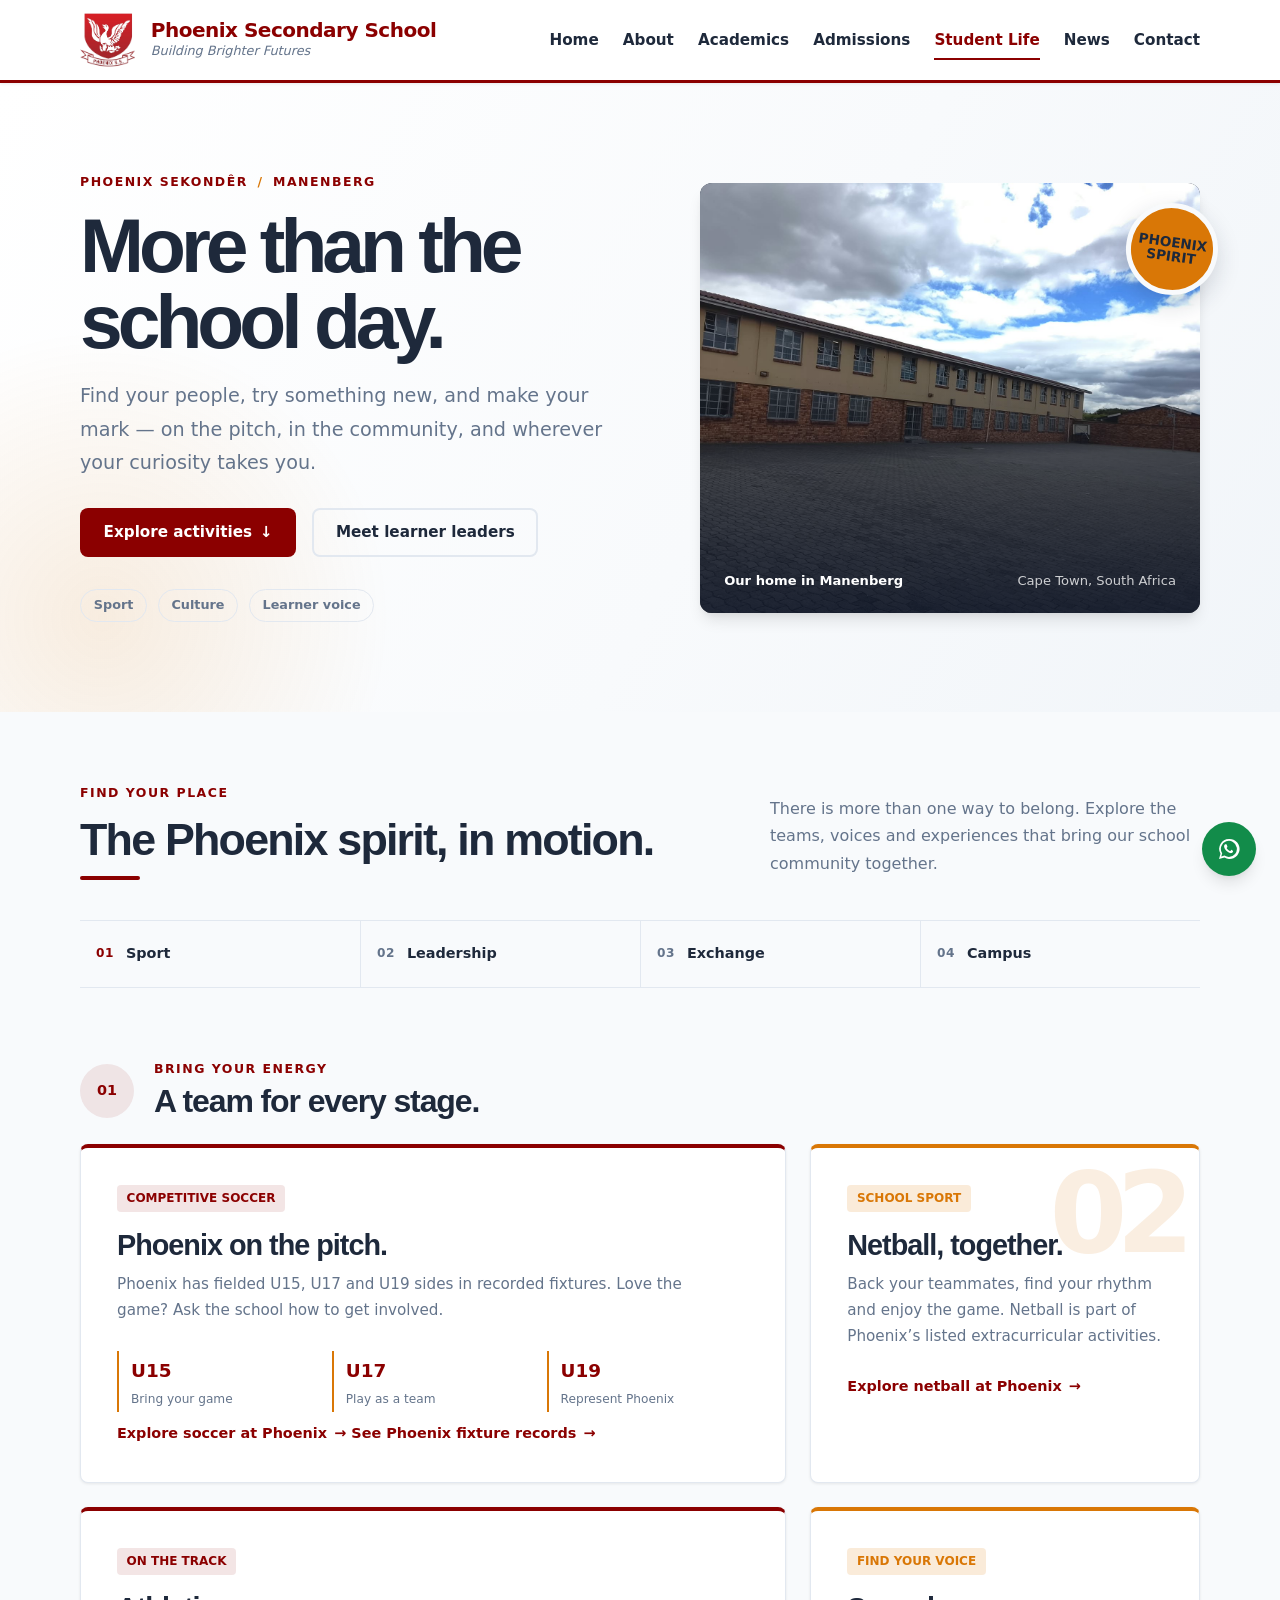
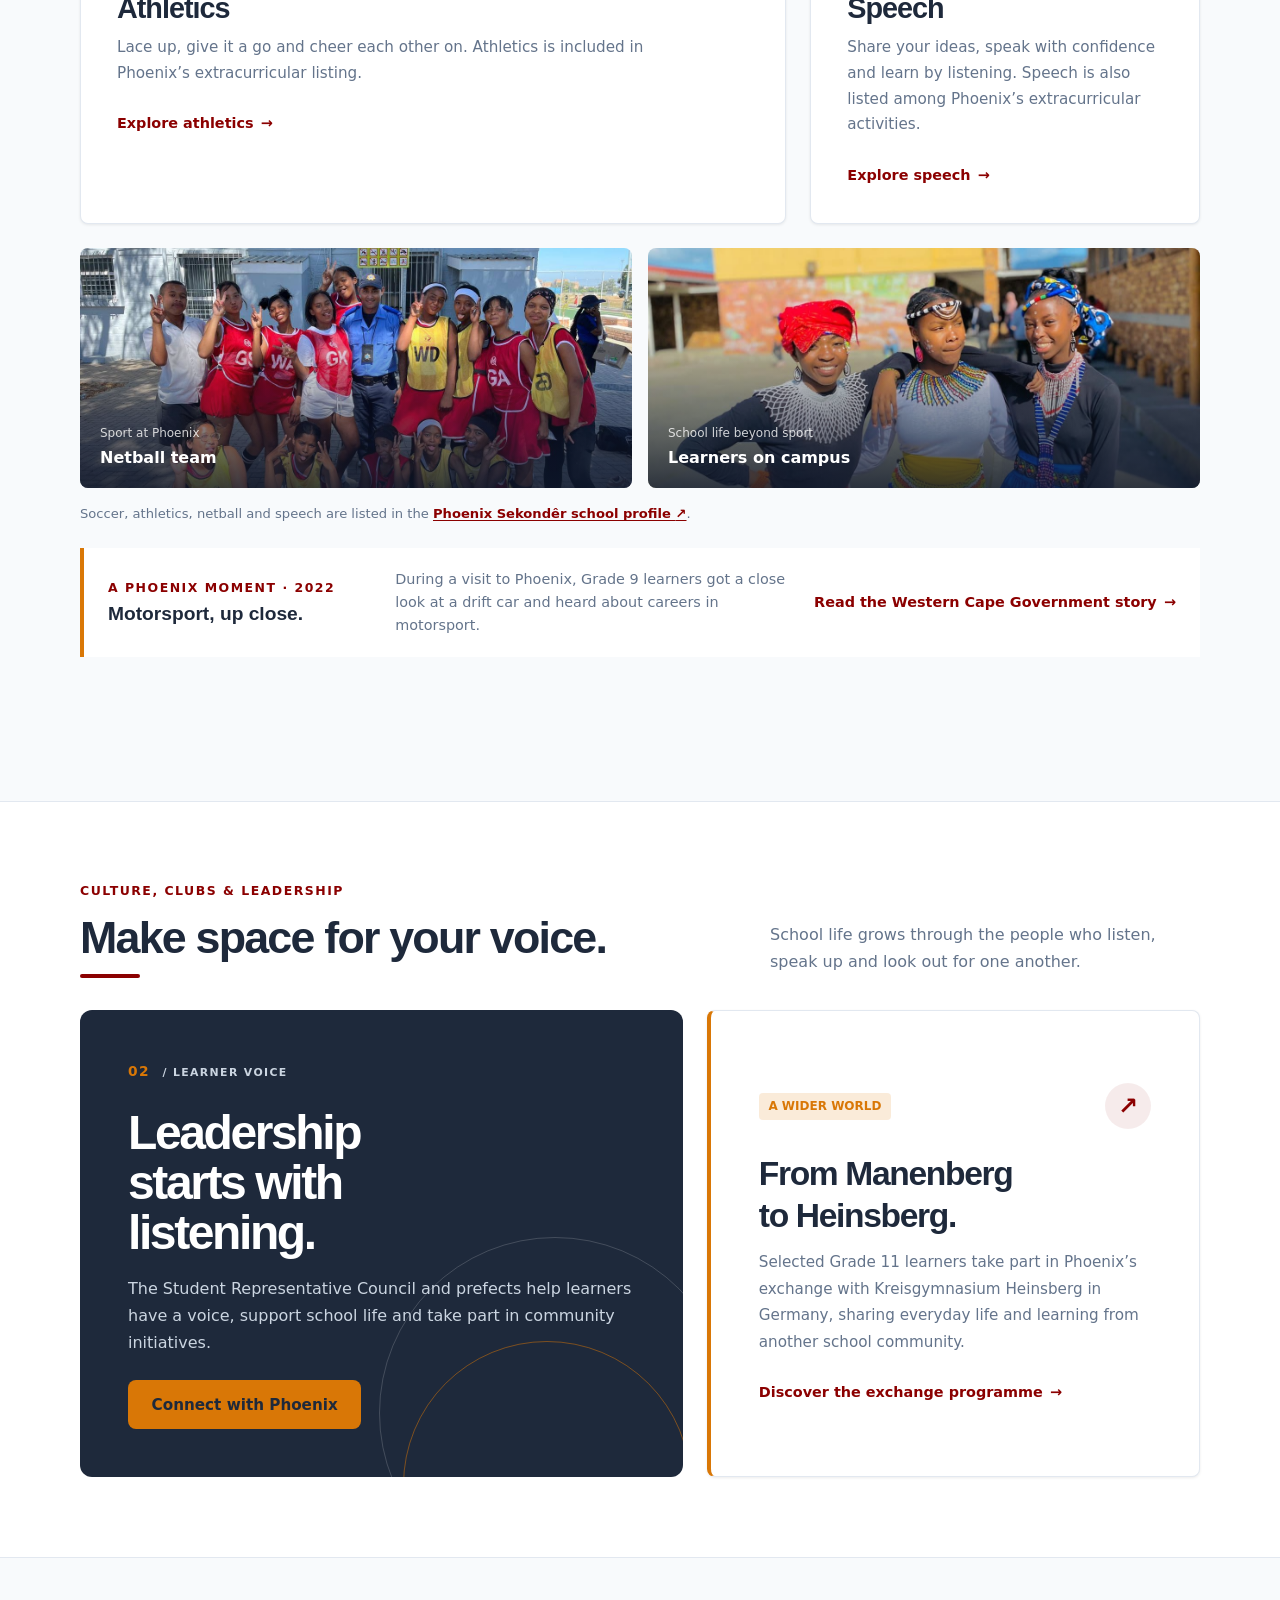
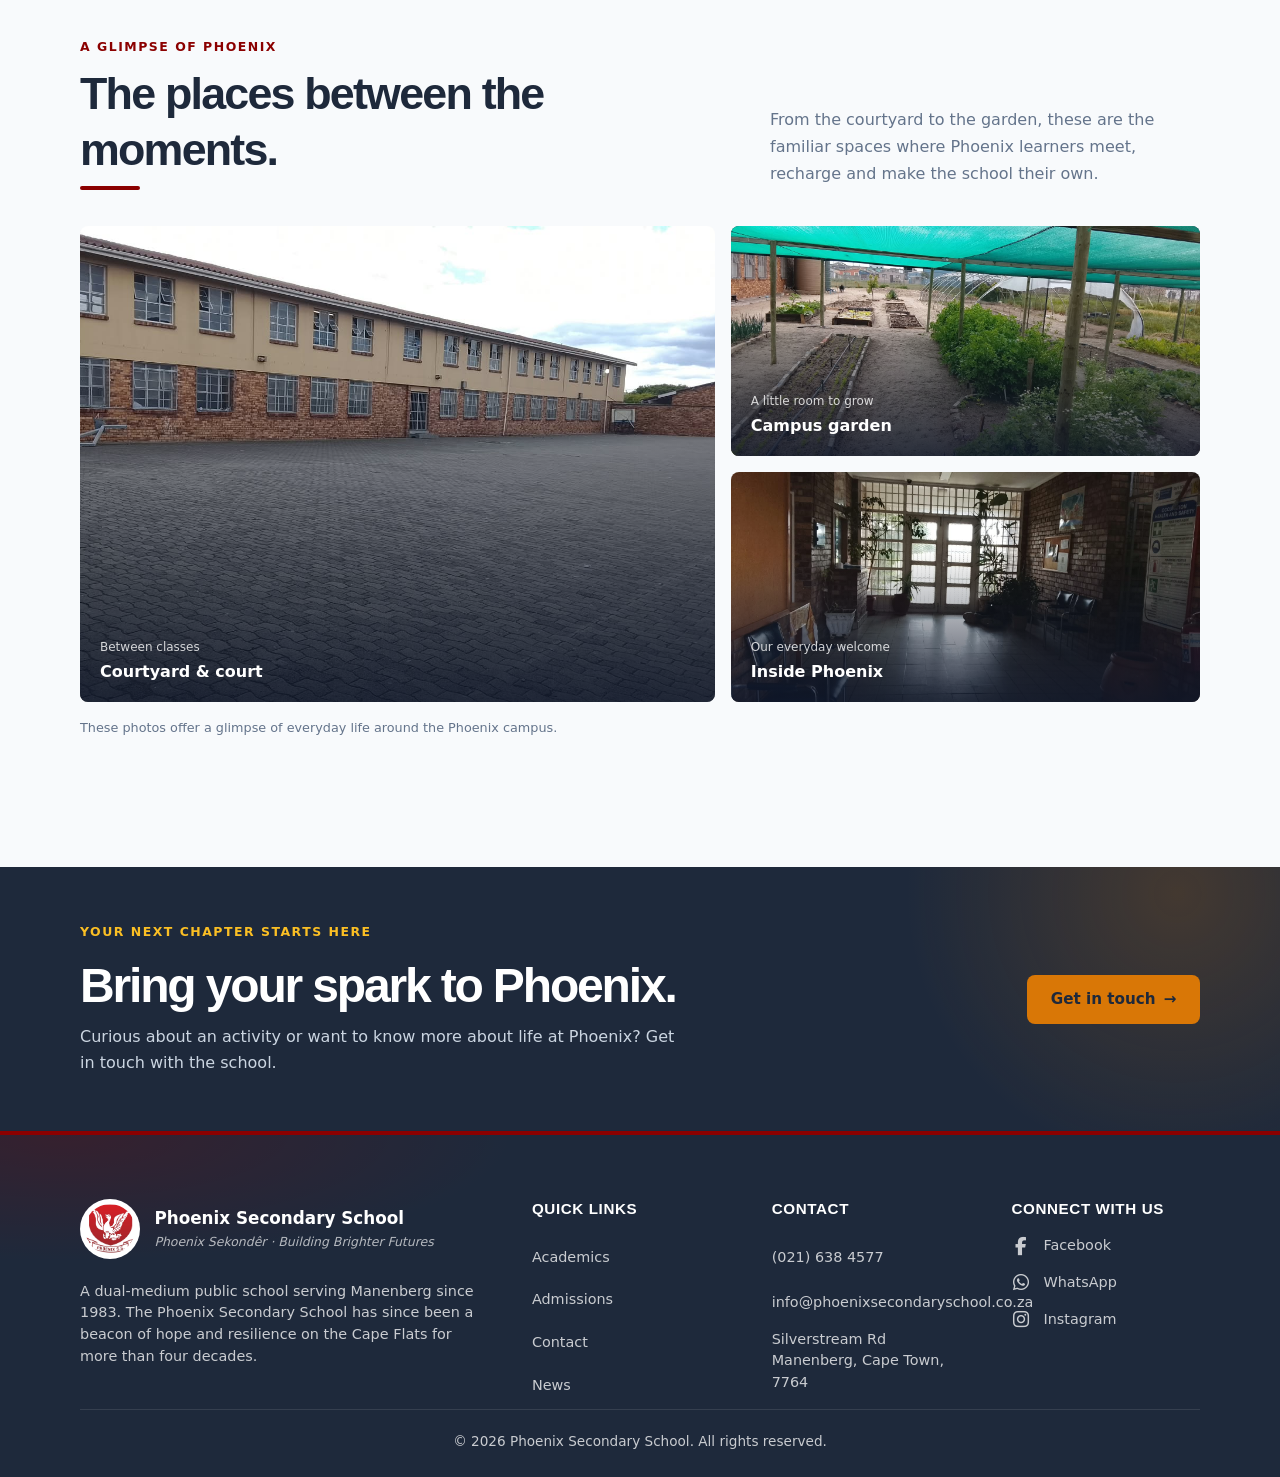
<file: student-life.html>
<!DOCTYPE html>
<html lang="en">
<head>
    <meta charset="UTF-8">
    <meta name="viewport" content="width=device-width, initial-scale=1.0">
    <meta name="description" content="Discover sport, culture, learner leadership and community at Phoenix Secondary School in Manenberg.">
    <title>Student Life | Phoenix Secondary School</title>
    <link rel="icon" href="favicon.svg" type="image/svg+xml">
    <link rel="icon" type="image/png" sizes="32x32" href="favicon-32x32.png">
    <link rel="icon" type="image/png" sizes="16x16" href="favicon-16x16.png">
    <link rel="apple-touch-icon" sizes="180x180" href="apple-touch-icon.png">
    <link rel="manifest" href="site.webmanifest">
    <link rel="stylesheet" href="css/styles.css">
    <link rel="stylesheet" href="css/student-life.css">
    <link rel="stylesheet" href="https://cdnjs.cloudflare.com/ajax/libs/font-awesome/6.7.2/css/all.min.css">
    <script src="js/main.js" defer></script>
</head>
<body class="page-student-life">
    <a href="#main-content" class="skip-link">Skip to main content</a>

    <header class="site-header">
        <div class="container header-container">
            <a href="index.html" class="brand-logo">
                <img class="brand-crest" src="images/logo_1.png" alt="">
                <span class="brand-text">
                    <span class="school-name">Phoenix Secondary School</span>
                    <span class="school-motto">Building Brighter Futures</span>
                </span>
            </a>
            <button type="button" class="mobile-toggle" data-nav-toggle aria-label="Open menu" aria-expanded="false" aria-controls="site-nav">
                <span class="sr-only">Open main menu</span>☰
            </button>
            <nav id="site-nav" class="main-nav" aria-label="Main navigation">
                <a class="nav-link" href="index.html">Home</a>
                <a class="nav-link" href="about.html">About</a>
                <a class="nav-link" href="academics.html">Academics</a>
                <a class="nav-link" href="admissions.html">Admissions</a>
                <a class="nav-link active" href="student-life.html" aria-current="page">Student Life</a>
                <a class="nav-link" href="news.html">News</a>
                <a class="nav-link" href="contact.html">Contact</a>
            </nav>
        </div>
    </header>

    <main id="main-content">
        <section class="life-hero">
            <div class="container life-hero-grid">
                <div class="life-hero-copy">
                    <p class="life-eyebrow">Phoenix Sekondêr <span aria-hidden="true">/</span> Manenberg</p>
                    <h1>More than the school day.</h1>
                    <p class="life-hero-description">
                        Find your people, try something new, and make your mark — on the pitch,
                        in the community, and wherever your curiosity takes you.
                    </p>
                    <div class="hero-actions life-hero-actions">
                        <a class="btn btn-primary" href="#activities">Explore activities <span aria-hidden="true">↓</span></a>
                        <a class="btn btn-outline life-hero-outline" href="#leadership">Meet learner leaders</a>
                    </div>
                    <ul class="life-hero-themes" aria-label="Student life highlights">
                        <li>Sport</li>
                        <li>Culture</li>
                        <li>Learner voice</li>
                    </ul>
                </div>
                <figure class="life-hero-photo">
                    <img src="images/courtyard.jpeg" alt="Phoenix Secondary School courtyard and campus buildings">
                    <figcaption><span>Our home in Manenberg</span><span aria-hidden="true">Cape Town, South Africa</span></figcaption>
                    <span class="life-photo-stamp" aria-hidden="true">Phoenix<br>spirit</span>
                </figure>
            </div>
        </section>

        <section class="section life-activities" id="activities">
            <div class="container">
                <div class="life-section-heading">
                    <div>
                        <p class="life-kicker">Find your place</p>
                        <h2 class="section-title">The Phoenix spirit, in motion.</h2>
                    </div>
                    <p class="section-subtitle">
                        There is more than one way to belong. Explore the teams, voices and
                        experiences that bring our school community together.
                    </p>
                </div>

                <nav class="life-jump-links" aria-label="Student life sections">
                    <a href="#sport">01 <span>Sport</span></a>
                    <a href="#leadership">02 <span>Leadership</span></a>
                    <a href="#exchange">03 <span>Exchange</span></a>
                    <a href="#campus">04 <span>Campus</span></a>
                </nav>

                <section class="life-sport-block" id="sport" aria-labelledby="sport-title">
                    <div class="life-block-heading">
                        <span class="life-number" aria-hidden="true">01</span>
                        <div>
                            <p class="life-kicker">Bring your energy</p>
                            <h3 id="sport-title">A team for every stage.</h3>
                        </div>
                    </div>
                    <div class="life-sport-grid">
                        <article class="card life-soccer-card">
                            <div class="card-body">
                                <span class="badge badge-red">Competitive soccer</span>
                                <h4 class="card-title">Phoenix on the pitch.</h4>
                                <p class="card-text">
                                    Phoenix has fielded U15, U17 and U19 sides in recorded fixtures. Love the game?
                                    Ask the school how to get involved.
                                </p>
                                <ul class="life-squad-list" aria-label="Phoenix soccer age groups">
                                    <li><span>U15</span><span>Bring your game</span></li>
                                    <li><span>U17</span><span>Play as a team</span></li>
                                    <li><span>U19</span><span>Represent Phoenix</span></li>
                                </ul>
                                <a class="life-text-link" href="student-life-soccer.html">Explore soccer at Phoenix <span aria-hidden="true">→</span></a>
                                <a class="life-text-link" href="https://www.mycomlink.co.za/organisation.php?i=3609" target="_blank" rel="noopener noreferrer">See Phoenix fixture records <span aria-hidden="true">→</span></a>
                            </div>
                        </article>
                        <article class="card life-netball-card">
                            <div class="life-netball-mark" aria-hidden="true">02</div>
                            <div class="card-body">
                                <span class="badge badge-gold">School sport</span>
                                <h4 class="card-title">Netball, together.</h4>
                                <p class="card-text">
                                    Back your teammates, find your rhythm and enjoy the game. Netball is part of
                                    Phoenix’s listed extracurricular activities.
                                </p>
                                <a class="life-text-link" href="student-life-netball.html">Explore netball at Phoenix <span aria-hidden="true">→</span></a>
                            </div>
                        </article>
                        <article class="card life-soccer-card">
                            <div class="card-body">
                                <span class="badge badge-red">On the track</span>
                                <h4 class="card-title">Athletics</h4>
                                <p class="card-text">
                                    Lace up, give it a go and cheer each other on. Athletics is included in
                                    Phoenix’s extracurricular listing.
                                </p>
                                <a class="life-text-link" href="student-life-athletics.html">Explore athletics <span aria-hidden="true">→</span></a>
                            </div>
                        </article>
                        <article class="card life-netball-card">
                            <div class="card-body">
                                <span class="badge badge-gold">Find your voice</span>
                                <h4 class="card-title">Speech</h4>
                                <p class="card-text">
                                    Share your ideas, speak with confidence and learn by listening. Speech is
                                    also listed among Phoenix’s extracurricular activities.
                                </p>
                                <a class="life-text-link" href="student-life-speech.html">Explore speech <span aria-hidden="true">→</span></a>
                            </div>
                        </article>
                    </div>
                    <div class="life-gallery life-activity-photos" aria-label="Photos from Phoenix student life">
                        <figure class="life-gallery-item">
                            <img src="images/fb-netball.jpg" alt="Phoenix learners in netball bibs pose together" loading="lazy" decoding="async">
                            <figcaption>
                                <span>Sport at Phoenix</span>
                                <strong>Netball team</strong>
                            </figcaption>
                        </figure>
                        <figure class="life-gallery-item">
                            <img src="images/473584036_1058996399365430_3801558405198819306_n.jpg" alt="Phoenix learners in colourful traditional dress on campus" loading="lazy" decoding="async">
                            <figcaption>
                                <span>School life beyond sport</span>
                                <strong>Learners on campus</strong>
                            </figcaption>
                        </figure>
                    </div>
                    <p class="life-activity-source">
                        Soccer, athletics, netball and speech are listed in the
                        <a href="https://modernclassroom.co.za/phoenix-sekonder-secondary-school-admission-fees-and-contact-information/" target="_blank" rel="noopener noreferrer">Phoenix Sekondêr school profile <span aria-hidden="true">↗</span></a>.
                    </p>
                    <aside class="life-extra-spotlight" aria-label="Past school activity">
                        <div><p class="life-kicker">A Phoenix moment · 2022</p><h4>Motorsport, up close.</h4></div>
                        <p>During a visit to Phoenix, Grade 9 learners got a close look at a drift car and heard about careers in motorsport.</p>
                        <a class="life-text-link" href="https://www.westerncape.gov.za/education/article/phoenix-secondary-school-learners-get-taste-motorsport" target="_blank" rel="noopener noreferrer">Read the Western Cape Government story <span aria-hidden="true">→</span></a>
                    </aside>
                </section>
            </div>
        </section>

        <section class="section section-alt life-community" id="leadership">
            <div class="container">
                <div class="life-section-heading">
                    <div>
                        <p class="life-kicker">Culture, clubs &amp; leadership</p>
                        <h2 class="section-title">Make space for your voice.</h2>
                    </div>
                    <p class="section-subtitle">
                        School life grows through the people who listen, speak up and look out for one another.
                    </p>
                </div>
                <div class="life-community-grid">
                    <article class="life-leadership-card">
                        <span class="life-card-index">02 <span>/ LEARNER VOICE</span></span>
                        <h3>Leadership starts with listening.</h3>
                        <p>
                            The Student Representative Council and prefects help learners have a voice,
                            support school life and take part in community initiatives.
                        </p>
                        <a class="btn btn-secondary" href="contact.html">Connect with Phoenix</a>
                        <span class="life-orbit life-orbit-one" aria-hidden="true"></span>
                        <span class="life-orbit life-orbit-two" aria-hidden="true"></span>
                    </article>

                    <article class="card life-exchange-card" id="exchange">
                        <div class="life-exchange-topline">
                            <span class="badge badge-gold">A wider world</span>
                            <span class="life-exchange-symbol" aria-hidden="true">↗</span>
                        </div>
                        <h3 class="card-title">From Manenberg to Heinsberg.</h3>
                        <p class="card-text">
                            Selected Grade 11 learners take part in Phoenix’s exchange with
                            Kreisgymnasium Heinsberg in Germany, sharing everyday life and learning
                            from another school community.
                        </p>
                        <a class="life-text-link" href="academics.html#exchange">Discover the exchange programme <span aria-hidden="true">→</span></a>
                    </article>
                </div>
            </div>
        </section>

        <section class="section life-campus" id="campus">
            <div class="container">
                <div class="life-section-heading life-campus-heading">
                    <div>
                        <p class="life-kicker">A glimpse of Phoenix</p>
                        <h2 class="section-title">The places between the moments.</h2>
                    </div>
                    <p class="section-subtitle">
                        From the courtyard to the garden, these are the familiar spaces where Phoenix
                        learners meet, recharge and make the school their own.
                    </p>
                </div>
                <div class="life-gallery">
                    <figure class="life-gallery-item life-gallery-courtyard">
                        <img src="images/courtyard-2.jpeg" alt="Phoenix school courtyard with basketball hoops" loading="lazy" decoding="async">
                        <figcaption><span>Between classes</span><strong>Courtyard &amp; court</strong></figcaption>
                    </figure>
                    <figure class="life-gallery-item life-gallery-garden">
                        <img src="images/garden-14.jpeg" alt="Green plants growing in the Phoenix campus garden" loading="lazy" decoding="async">
                        <figcaption><span>A little room to grow</span><strong>Campus garden</strong></figcaption>
                    </figure>
                    <figure class="life-gallery-item life-gallery-foyer">
                        <img src="images/foyer-7.jpeg" alt="The brick-lined foyer inside Phoenix Secondary School" loading="lazy" decoding="async">
                        <figcaption><span>Our everyday welcome</span><strong>Inside Phoenix</strong></figcaption>
                    </figure>
                </div>
                <p class="life-photo-note">These photos offer a glimpse of everyday life around the Phoenix campus.</p>
            </div>
        </section>

        <section class="section life-invite">
            <div class="container life-invite-inner">
                <div>
                    <p class="life-kicker">Your next chapter starts here</p>
                    <h2>Bring your spark to Phoenix.</h2>
                    <p>Curious about an activity or want to know more about life at Phoenix? Get in touch with the school.</p>
                </div>
                <a class="btn btn-secondary" href="contact.html">Get in touch <span aria-hidden="true">→</span></a>
            </div>
        </section>
    </main>

    <footer class="site-footer">
        <div class="container">
            <div class="footer-grid">
                <div class="footer-col">
                    <a class="footer-brand" href="index.html">
                        <img src="images/logo_1.png" alt="">
                        <span><strong>Phoenix Secondary School</strong><small>Phoenix Sekondêr · Building Brighter Futures</small></span>
                    </a>
                    <p>A dual-medium public school serving Manenberg since 1983.
                        The Phoenix Secondary School has since been a beacon of hope and resilience on the Cape Flats for more than four decades.

                    </p>
                </div>

                <div class="footer-col">
                    <h3>Quick links</h3>
                    <ul class="footer-links">
                        <li><a href="academics.html">Academics</a></li>
                        <li><a href="admissions.html">Admissions</a></li>
                        <li><a href="contact.html">Contact</a></li>
                        <li><a href="news.html">News</a></li>
                    </ul>
                </div>

                <div class="footer-col">
                    <h3>Contact</h3>
                    <p><a href="tel:+27216384577">(021) 638 4577</a></p>
                    <p><a href="mailto:info@phoenixsecondaryschool.co.za">info@phoenixsecondaryschool.co.za</a></p>

                    <p class="footer-address">
                        <a href="https://www.google.com/maps/search/?api=1&query=Phoenix+Secondary+School%2C+Silverstream+Road%2C+Manenberg%2C+Cape+Town"
                           target="_blank"
                           rel="noopener noreferrer"
                           aria-label="Find Phoenix Secondary School on Google Maps">
                            Silverstream Rd<br>Manenberg, Cape Town, <br>7764
                        </a>
                    </p>
                </div>

                <div class="footer-col">
                    <h3>Connect With Us</h3>
                    <div class="footer-socials">
                        <a href="https://www.facebook.com/p/Phoenix-Secondary-School-Manenberg-100057652381114/" aria-label="Facebook"><i class="fa-brands fa-facebook-f"></i>
                            <span>Facebook</span>
                        </a>
                        <a href="#" aria-label="WhatsApp"><i class="fa-brands fa-whatsapp"></i>
                            <span>WhatsApp</span>
                        </a>
                        <a href="#" aria-label="Instagram"><i class="fa-brands fa-instagram"></i>
                            <span>Instagram</span>
                        </a>
                    </div>
                </div>

            </div>
            <div class="footer-bottom">
                <p>&copy; 2026 Phoenix Secondary School. All rights reserved.</p>
            </div>
        </div>
    </footer>
</body>
</html>
</file>
<file: css/styles.css>
/* ==================================================
    1. VARIABLES & DESIGN TOKENS
   ================================================== */
:root {
    /* Brand Palette */
    --white: #FFFFFF;
    --primary-red: #8B0000;         /* Crimson Red */
    --primary-red-hover: #6B0000;   /* Darker Red for Hover States */
    --secondary-slate: #1E293B;     /* Slate / Dark Neutral */
    --accent-gold: #D97706;         /* Gold / Yellow Accent */
    --accent-gold-hover: #B45309;

    /* Neutral Palette */
    --bg-light: #F8FAFC;            /* Off-white Backgorund */
    --bg-card: #FFFFFF;             /* Pure White for Containers */
    --text-main: #1E293B;           /* Primary Dark Body Text */
    --text-muted: #64748B;          /* Muted / Secondary Text */
    --border-color: #E2E8F0;        /* Subtle Dividers & Borders */

    /* Typography */
    --font-heading: 'Helvetica Neue', Arial, sans-serif;
    --font-body: 'Segoe UI', system-ui, -apple-system, sans-serif;

    /* Spacing & Layout */
    --container-max-width: 1200px;
    --header-height: 80px;
    --radius-sm: 4px;
    --radius-md: 8px;
    --radius-lg: 12px;

    /* Elevation / Shadows */
    --shadow-sm: 0 1px 3px rgba(0,0,0,0.08);
    --shadow-md: 0 4px 6px -1px rgba(0,0,0,0.1), 0 2px 4px -1px rgba(0, 0, 0, 0.06);
    --shadow-lg: 0 10px 15px -3px rgba(0, 0, 0, 0.1), 0 4px 6px -2px rgba(0, 0, 0, 0.05);

   /* Transitions */
   --transition-fast: 0.2s ease;
   --transition-normal: 0.3s ease;
}

/* ==================================================
    2. RESET & BASE STYLES
   ================================================== */
*, *::before, *::after {
    box-sizing: border-box;
    margin: 0;
    padding: 0;
}

html {
    scroll-behavior: smooth;
    font-size: 16px;
}

body {
    font-family: var(--font-body);
    background-color: var(--bg-light);
    color: var(--text-main);
    line-height: 1.6;
    -webkit-font-smoothing: antialiased;
}

h1, h2, h3, h4, h5, h6 {
    font-family: var(--font-heading);
    color: var(--secondary-slate);
    font-weight: 700;
    line-height: 1.25;
    margin-bottom: 0.75rem;
}

p {
    margin-bottom: 1rem;
}

a {
    text-decoration: none;
    color: var(--primary-red);
    transition: color var(--transition-fast);
}

a:hover {
    color: var(--primary-red-hover);
}

img {
    max-width: 100%;
    height: auto;
    display: block;
}

ul {
    list-style: none;
}

/*  ==================================================
    3. LAYOUT & CONTAINERS
    ================================================== */
.container {
    width: 90%;
    max-width: var(--container-max-width);
    margin: 0 auto;
    padding: 0 1rem;
}

.section {
    padding: 4rem 0;
}

.section-alt {
    background-color: var(--bg-card);
    border-top: 1px solid var(--border-color);
    border-bottom: 1px solid var(--border-color);
}

.section-header {
    text-align: center;
    max-width: 700px;
    margin: 0 auto 3rem;
}

.section-title {
    font-size: 2.25rem;
    color: var(--secondary-slate);
    position: relative;
    display: inline-block;
    padding-bottom: 0.5rem;
}

.section-title::after {
    content: '';
    position: absolute;
    bottom: 0;
    left: 50%;
    transform: translateX(-50%);
    width: 60px;
    height: 4px;
    background-color: var(--primary-red);
    border-radius: 2px;
}

.section-subtitle {
    color: var(--text-muted);
    font-size: 1.1rem;
    margin-top: 0.5rem;
}

/* ==================================================
    4. HEADER & NAVIGATION BAR
   ================================================== */
/* Top Announcement Banner */
.announcement-ticker {
    background-color: var(--accent-gold);
    color: var(--secondary-slate);
    padding: 0.5rem 0;
    font-size: 0.9rem;
    font-weight: 600;
}

.ticker-content {
    display: flex;
    justify-content: space-between;
    align-items: center;
}

.ticker-badge {
    background-color: var(--secondary-slate);
    color: var(--white);
    padding: 0.15rem 0.5rem;
    border-radius: var(--radius-sm);
    text-transform: uppercase;
    font-size: 0.75rem;
    margin-right: 0.5rem;
}

/* Main Site Header */
.site-header {
    background-color: var(--bg-card);
    border-bottom: 3px solid var(--primary-red);
    position: sticky;
    top: 0;
    z-index: 1000;
    box-shadow: var(--shadow-sm);
}

.header-container {
    display: flex;
    justify-content: space-between;
    align-items: center;
    height: var(--header-height);
}

/* Brand Branding Block */
.brand-logo {
    display: flex;
    align-items: center;
    gap: 1rem;
}

.brand-text {
    display: flex;
    flex-direction: column;
    align-items: flex-start;
}

.brand-crest {
    height: 55px;
    width: auto;
}

.brand-text .school-name {
    display: block;
    font-size: 1.25rem;
    font-weight: 800;
    color: var(--primary-red);
    letter-spacing: -0.5px;
    line-height: 1.1;
}

.brand-text .school-motto {
    display: block;
    font-size: 0.8rem;
    color: var(--text-muted);
    font-style: italic;
}

/* Navigation Links */
.main-nav {
    display: flex;
    align-items: center;
    gap: 1.5rem;
}

.site-logo {
    color: var(--primary-red);
    font-weight: 800;
}

.hero-actions {
    display: flex;
    justify-content: center;
    gap: 1rem;
    flex-wrap: wrap;
}

.hero h2 {
    color: var(--white);
}

.nav-list {
    display: flex;
    gap: 1.25rem;
    align-items: center;
}

.nav-link {
    color: var(--secondary-slate);
    font-weight: 600;
    font-size: 0.95rem;
    padding: 0.5rem 0;
    position: relative;
}

.nav-link:hover,
.nav-link.active {
    color: var(--primary-red);
}

.nav-link.active::after {
    content: '';
    position: absolute;
    bottom: 0;
    left: 0;
    width: 100%;
    height: 2px;
    background-color: var(--primary-red);
}

/* Header CTAs */
.header-ctas {
    display: flex;
    gap: 0.75rem;
}
/* Mobile Hamburger Button */
.mobile-toggle {
    display: none;
    background: none;
    border: none;
    font-size: 1.5rem;
    color: var(--secondary-slate);
    cursor: pointer;
    padding: 0.5rem;
}

/* ==================================================
    5. BUTTONS & REUSABLE COMPONENTS
   ================================================== */
/* Buttons */
.btn {
    display: inline-flex;
    align-items: center;
    justify-content: center;
    padding: 0.65rem 1.35rem;
    font-size: 0.95rem;
    font-weight: 600;
    border-radius: var(--radius-md);
    border: 2px solid transparent;
    cursor: pointer;
    transition: all var(--transition-fast);
    text-align: center;
    gap: 0.5rem;
}

.btn-primary {
    background-color: var(--primary-red);
    color: var(--white);
}

.btn-primary:hover {
    background-color: var(--primary-red-hover);
    color: var(--white);
    box-shadow: var(--shadow-md);
}

.btn-secondary {
    background-color: var(--accent-gold);
    color: var(--secondary-slate);
}

.btn-secondary:hover {
    background-color: var(--accent-gold-hover);
    color: var(--white);
    box-shadow: var(--shadow-md);
}

.btn-outline {
    background-color: transparent;
    border-color: var(--primary-red);
    color: var(--primary-red);
}

.btn-outline:hover {
    background-color: var(--primary-red);
    color: var(--white);
}

.btn-sm {
    padding: 0.4rem 0.85rem;
    font-size: 0.85rem;
}

.btn-lg {
    padding: 0.85rem 1.75rem;
    font-size: 1.1rem;
}

/* Cards */
.card {
    background: var(--bg-card);
    border-radius: var(--radius-md);
    border: 1px solid var(--border-color);
    box-shadow: var(--shadow-sm);
    overflow: hidden;
    transition: transform var(--transition-fast), box-shadow var(--transition-fast);
}

.card:hover {
    transform: translateY(-4px);
    box-shadow: var(--shadow-md);
}

.card-body {
    padding: 1.5rem;
}

.card-title {
    font-size: 1.25rem;
    margin-bottom: 0.5rem;
}

.card-text {
    color: var(--text-muted);
    font-size: 0.95rem;
}


/* Badges */
.badge {
    display: inline-block;
    padding: 0.25rem 0.6rem;
    font-size: 0.75rem;
    font-weight: 700;
    text-transform: uppercase;
    border-radius: var(--radius-sm);
}

.badge-red {
    background-color: rgba(139, 0, 0, 0.1);
    color: var(--primary-red);
}

.badge-gold {
    background-color: rgba(217, 119, 6, 0.15);
    color: var(--accent-gold);
}

/* ==================================================
    6. GRID & LAYOUT SYSTEM
   ================================================== */
.grid-2 {
    display: grid;
    grid-template-columns: repeat(2, 1fr);
    gap: 2rem;
}

.grid-3 { 
    display: grid; 
    grid-template-columns: repeat(3, 1fr); 
    gap: 1.5rem;
}

.grid-4 {
    display: grid;
    grid-template-columns: repeat(4, 1fr);
    gap: 1.5rem;
}

/* ==================================================
    7. HOMEPAGE SECTIONS
   ================================================== */
/* Hero Section */
.hero {
    background: linear-gradient(135deg, rgba(30, 41, 59, 0.9) 0%, rgba(139, 0, 0, 0.8) 100%), 
                url('../images/hero-banner.jpg') center/cover no-repeat;
    color: var(--white);
    padding: 5rem 0 6rem;
    text-align: center;
}

.hero-content {
    max-width: 850px;
    margin: 0 auto;
}

.hero-tagline {
    color: var(--accent-gold);
    font-size: 1.2rem;
    font-weight: 700;
    text-transform: uppercase;
    letter-spacing: 1.5px;
    margin-bottom: 1rem;
}

.hero-title {
  color: var(--white);
  font-size: 3rem;
  font-weight: 800;
  margin-bottom: 1.25rem;
}

.hero-description {
  font-size: 1.2rem;
  color: rgba(255, 255, 255, 0.9);
  margin-bottom: 2.25rem;
}

.hero-actions {
  display: flex;
  justify-content: center;
  gap: 1rem;
  flex-wrap: wrap;
}

/* Highlights Section */
.highlight-card {
    text-align: left;
    border-top: 4px solid var(--primary-red);
}

.highlight-icon {
  font-size: 2rem;
  color: var(--primary-red);
  margin-bottom: 1rem;
}

/* Quick Links / Action Hub */
.quick-hub {
    background-color: var(--secondary-slate);
    color: var(--white);
    padding: 3rem 0;
}

.quick-hub .section-title {
    color: var(--white);
}

.quick-hub .section-subtitle {
    color: rgba(255, 255, 255, 0.8);
}

.quick-hub-grid {
    display: grid;
    grid-template-columns: repeat(3, 1fr);
    gap: 1.5rem;
}

.quick-box {
    background-color: rgba(255, 255, 255, 0.05);
    border: 1px solid rgba(255, 255, 255, 0.1);
    border-radius: var(--radius-md);
    padding: 1.5rem;
    color: var(--white);
    text-decoration: none;
    transition: background-color var(--transition-fast);
}

.quick-box:hover {
    background-color: rgba(255, 255, 255, 0.1);
}

.quick-box h3 {
    color: var(--accent-gold);
    font-size: 1.2rem;
}

.quick-box p {
    color: rgba(255, 255, 255, 0.8);
    font-size: 0.9rem;
}

/* ==================================================
   8. ADMISSIONS & CHECKLIST STYLES
   ================================================== */
.checklist-card {
    background-color: var(--bg-card);
    padding: 2rem;
    border-radius: var(--radius-lg);
    box-shadow: var(--shadow-sm);
    border: 1px solid var(--border-color);
}

.checklist-item {
    display: flex;
    align-items: flex-start;
    gap: 1rem;
    margin-bottom: 1.25rem;
    padding-bottom: 1.25rem;
    border-bottom: 1px dashed var(--border-color);
}

.checklist-item:last-child {
    border-bottom: none;
    margin-bottom: 0;
    padding-bottom: 0;
}

.check-icon {
    background-color: rgba(139, 0, 0, 0.1);
    color: var(--primary-red);
    width: 28px;
    height: 28px;
    border-radius: 50%;
    display: flex;
    align-items: center;
    justify-content: center;
    font-weight: bold;
    flex-shrink: 0;
}

/* ==================================================
   CONTACT PAGE
   ================================================== */
.contact-hero {
    position: relative;
    isolation: isolate;
    overflow: hidden;
    padding: clamp(3.75rem, 7vw, 6.5rem) 0;
    background:
        radial-gradient(ellipse at 2% 5%, rgba(217, 119, 6, 0.1), transparent 28rem),
        linear-gradient(135deg, #fff 0%, #fbf8f5 100%);
}

.contact-hero::before {
    content: "";
    position: absolute;
    top: -13rem;
    right: -9rem;
    z-index: -1;
    width: 32rem;
    height: 32rem;
    border: 1px solid rgba(139, 0, 0, 0.1);
    border-radius: 50%;
    box-shadow: 0 0 0 3rem rgba(139, 0, 0, 0.025), 0 0 0 6rem rgba(139, 0, 0, 0.02);
}

.contact-hero-content {
    position: relative;
    z-index: 0;
}

.contact-hero-grid {
    display: grid;
    grid-template-columns: minmax(0, 0.95fr) minmax(0, 1.05fr);
    gap: clamp(2.5rem, 6vw, 5.5rem);
    align-items: center;
}

.contact-hero-copy {
    max-width: 570px;
}

.contact-eyebrow {
    display: inline-flex;
    align-items: center;
    gap: 0.6rem;
    margin-bottom: 1.25rem;
    color: var(--primary-red);
    font-size: 0.82rem;
    font-weight: 800;
    letter-spacing: 0.08em;
    text-transform: uppercase;
}

.contact-eyebrow span {
    width: 0.55rem;
    height: 0.55rem;
    border-radius: 50%;
    background: var(--accent-gold);
    box-shadow: 0 0 0 5px rgba(217, 119, 6, 0.14);
}

.contact-hero-copy h1 {
    max-width: 12ch;
    margin-bottom: 1.25rem;
    color: var(--secondary-slate);
    font-size: clamp(2.7rem, 5.3vw, 4.65rem);
    letter-spacing: -0.055em;
    line-height: 1.02;
}

.contact-hero-copy h1 span {
    color: var(--primary-red);
}

.contact-hero-description {
    max-width: 48ch;
    margin-bottom: 1.8rem;
    color: var(--text-muted);
    font-size: 1.08rem;
    line-height: 1.8;
}

.contact-hero-actions {
    display: flex;
    align-items: center;
    gap: 1.25rem;
    flex-wrap: wrap;
}

.contact-hero-actions .btn {
    min-height: 48px;
}

.contact-hero-actions .btn span {
    font-size: 1.1rem;
}

.contact-text-link {
    display: inline-flex;
    align-items: center;
    gap: 0.45rem;
    min-height: 44px;
    color: var(--secondary-slate);
    font-weight: 700;
}

.contact-text-link:hover {
    color: var(--primary-red);
}

.contact-hero-proof {
    display: flex;
    align-items: center;
    gap: 0.85rem;
    margin-top: 2.5rem;
    color: var(--text-muted);
    font-size: 0.86rem;
    line-height: 1.5;
}

.contact-proof-mark {
    display: grid;
    width: 48px;
    height: 48px;
    flex: 0 0 auto;
    place-items: center;
    border: 1px solid rgba(139, 0, 0, 0.14);
    border-radius: 50%;
    background: var(--white);
    color: var(--primary-red);
    font-size: 0.9rem;
    font-weight: 800;
}

.contact-hero-visual {
    position: relative;
    min-height: 380px;
    padding: 0 0 1.4rem 1.4rem;
}

.contact-hero-visual::before {
    content: "";
    position: absolute;
    top: -1rem;
    right: -1rem;
    z-index: -1;
    width: 42%;
    height: 42%;
    border-radius: 1.5rem;
    background: var(--accent-gold);
}

.contact-hero-visual::after {
    content: "";
    position: absolute;
    bottom: 0;
    left: 0;
    z-index: -1;
    width: 40%;
    height: 45%;
    border-radius: 1.5rem;
    background: var(--primary-red);
}

.contact-hero-visual > img {
    width: 100%;
    height: 100%;
    min-height: 380px;
    border-radius: 1.25rem;
    object-fit: cover;
    object-position: center;
    box-shadow: 0 24px 60px rgba(30, 41, 59, 0.18);
}

.contact-image-note {
    position: absolute;
    right: -1rem;
    bottom: 0.35rem;
    display: flex;
    align-items: center;
    gap: 0.8rem;
    max-width: min(340px, 82%);
    padding: 0.9rem 1.1rem;
    border: 1px solid rgba(226, 232, 240, 0.8);
    border-radius: var(--radius-md);
    background: var(--white);
    box-shadow: var(--shadow-lg);
}

.contact-image-note-mark {
    display: grid;
    width: 42px;
    height: 42px;
    flex: 0 0 auto;
    place-items: center;
    padding: 0.1rem;
    border: 1px solid var(--border-color);
    border-radius: 50%;
    background: var(--white);
    object-fit: contain;
}

.contact-image-note strong,
.contact-image-note small {
    display: block;
}

.contact-image-note strong {
    color: var(--secondary-slate);
    font-size: 0.88rem;
    line-height: 1.35;
}

.contact-image-note small {
    margin-top: 0.2rem;
    color: var(--text-muted);
    font-size: 0.78rem;
}

.contact-layout {
    display: grid;
    grid-template-columns: minmax(280px, 0.8fr) minmax(0, 1.35fr);
    gap: 2rem;
    align-items: start;
}

.contact-form-card .card-body,
.contact-info-card .card-body {
    padding: 2rem;
}

.contact-card-heading {
    margin-top: 0.75rem;
}

.contact-form {
    display: grid;
    grid-template-columns: repeat(2, minmax(0, 1fr));
    gap: 1.15rem 1rem;
    margin-top: 1.5rem;
}

.contact-form-honeypot {
    position: absolute !important;
    width: 1px !important;
    height: 1px !important;
    padding: 0 !important;
    margin: -1px !important;
    overflow: hidden !important;
    clip: rect(0, 0, 0, 0) !important;
    white-space: nowrap !important;
    border: 0 !important;
}

.contact-form-status {
    grid-column: 1 / -1;
    margin: 0;
    padding: 0.85rem 1rem;
    border: 1px solid var(--border-color);
    border-radius: var(--radius-sm);
    background: var(--white);
    color: var(--text-main);
    line-height: 1.5;
}

.contact-form-status[hidden] {
    display: none;
}

.contact-form-status.is-success {
    border-color: #2d7a46;
    background: #f2faf4;
    color: #205b34;
}

.contact-form-status.is-error {
    border-color: #b42318;
    background: #fff6f5;
    color: #8a1c13;
}

.form-field {
    display: flex;
    flex-direction: column;
    gap: 0.4rem;
}

.form-field-wide {
    grid-column: 1 / -1;
}

.form-field label {
    color: var(--secondary-slate);
    font-size: 0.92rem;
    font-weight: 700;
}

.form-field input,
.form-field select,
.form-field textarea {
    width: 100%;
    min-height: 46px;
    padding: 0.7rem 0.8rem;
    border: 1px solid var(--border-color);
    border-radius: var(--radius-sm);
    background: var(--white);
    color: var(--text-main);
    font: inherit;
}

.form-field textarea {
    min-height: 140px;
    resize: vertical;
}

.contact-form .form-field input:focus,
.contact-form .form-field select:focus,
.contact-form .form-field textarea:focus {
    border-color: #ffc72c;
    outline: 3px solid #ffc72c;
    outline-offset: 2px;
}

.form-optional {
    color: var(--text-muted);
    font-size: 0.82rem;
    font-weight: 400;
}

.form-note {
    margin-bottom: 1rem;
    color: var(--text-muted);
    font-size: 0.85rem;
}

.contact-sidebar {
    display: grid;
    gap: 1.25rem;
}

.contact-details {
    display: grid;
    gap: 1.15rem;
    margin: 1.5rem 0;
}

.contact-detail {
    padding-bottom: 1rem;
    border-bottom: 1px solid var(--border-color);
}

.contact-detail:last-child {
    padding-bottom: 0;
    border-bottom: 0;
}

.contact-detail dt {
    margin-bottom: 0.2rem;
    color: var(--text-muted);
    font-size: 0.8rem;
    font-weight: 700;
    letter-spacing: 0.04em;
    text-transform: uppercase;
}

.contact-detail dd {
    color: var(--secondary-slate);
    font-weight: 600;
    overflow-wrap: anywhere;
}

.contact-detail dd a {
    font-size: 0.9rem;
}

.contact-hours-note {
    margin-bottom: 1.25rem;
    color: var(--text-muted);
    font-size: 0.88rem;
}

.contact-whatsapp-link {
    width: 100%;
}

.contact-welcome {
    padding: 1.5rem;
    border-radius: var(--radius-md);
    background: var(--secondary-slate);
    color: rgba(255, 255, 255, 0.82);
}

.contact-welcome-mark {
    margin-bottom: 0.2rem;
    color: var(--accent-gold);
    font-family: Georgia, serif;
    font-size: 3rem;
    line-height: 1;
}

.contact-welcome h2 {
    color: var(--white);
    font-size: 1.2rem;
}

.contact-welcome p:last-child {
    margin-bottom: 0;
    font-size: 0.92rem;
}

.visit-layout {
    display: grid;
    gap: 1rem;
}

.directions-form {
    display: flex;
    align-items: flex-end;
    gap: 0.75rem;
}

.directions-field {
    display: grid;
    flex: 1;
    gap: 0.35rem;
}

.directions-field label {
    font-weight: 700;
}

.directions-field input {
    width: 100%;
    min-height: 48px;
    padding: 0.65rem 0.8rem;
    border: 1px solid var(--border-color);
    border-radius: var(--radius-md);
    background: var(--white);
    color: var(--text-main);
    font: inherit;
}

.directions-field input:focus {
    outline: 3px solid rgba(139, 0, 0, 0.2);
    border-color: var(--primary-red);
}

.directions-status {
    min-height: 1.5em;
    margin: 0;
    color: var(--text-muted);
}

.map-frame {
    height: clamp(350px, 55vw, 620px);
    overflow: hidden;
    border: 1px solid var(--border-color);
    border-radius: var(--radius-lg);
    background: var(--bg-light);
    box-shadow: var(--shadow-sm);
}

.map-frame iframe {
    display: block;
    width: 100%;
    height: 100%;
    border: 0;
}

.faq-container {
    max-width: 900px;
}

.faq-list {
    display: grid;
    gap: 0.8rem;
}

.faq-item {
    padding: 1.15rem 1.35rem;
    border: 1px solid var(--border-color);
    border-radius: var(--radius-md);
    background: var(--white);
    box-shadow: var(--shadow-sm);
}

.faq-item summary {
    color: var(--secondary-slate);
    cursor: pointer;
    font-weight: 700;
}

.faq-item summary::marker {
    color: var(--primary-red);
}

.faq-item p {
    margin: 0.8rem 0 0;
    color: var(--text-muted);
}

.whatsapp-float {
    position: fixed;
    right: 1.5rem;
    bottom: 1.5rem;
    z-index: 1100;
    display: inline-flex;
    align-items: center;
    justify-content: center;
    min-height: 54px;
    width: 54px;
    padding: 0;
    border: 0;
    border-radius: 999px;
    background: #128C4A;
    color: var(--white);
    box-shadow: var(--shadow-lg);
    font-size: 0.92rem;
    font-weight: 700;
}

.whatsapp-float:hover {
    background: #0B6B38;
    color: var(--white);
}

.whatsapp-float svg {
    width: 24px;
    height: 24px;
    flex: 0 0 auto;
    fill: currentColor;
}

/* ==================================================
   9. FOOTER SECTION
   ================================================== */
.site-footer {
    background:
        radial-gradient(ellipse at 5% 0%, rgba(139, 0, 0, 0.22), transparent 28rem),
        var(--secondary-slate);
    color: rgba(255, 255, 255, 0.76);
    padding: 4rem 0 1.5rem;
    border-top: 4px solid var(--primary-red);
}

.footer-grid {
    display: grid;
    grid-template-columns: minmax(250px, 1.7fr) repeat(3, minmax(130px, 0.8fr));
    gap: clamp(1.5rem, 4vw, 3.5rem);
    align-items: stretch;
}

.footer-brand {
    display: flex;
    align-items: center;
    gap: 0.9rem;
    margin-bottom: 1.15rem;
    color: var(--white);
}

.footer-brand:hover {
    color: var(--white);
}

.footer-brand img {
    width: 60px;
    height: 60px;
    flex: 0 0 auto;
    padding: 0.25rem;
    border: 1px solid rgba(255, 255, 255, 0.8);
    border-radius: 50%;
    background: var(--white);
    object-fit: contain;
}

.footer-brand strong,
.footer-brand small {
    display: block;
}

.footer-brand strong {
    color: var(--white);
    font-size: 1.05rem;
    line-height: 1.3;
}

.footer-brand small {
    margin-top: 0.2rem;
    color: rgba(255, 255, 255, 0.67);
    font-size: 0.78rem;
    font-style: italic;
    line-height: 1.45;
}

.footer-col {
    display: flex;
    flex-direction: column;
    height: 100%;
}

.footer-col h3,
.footer-col h4 {
    color: var(--white);
    font-size: 0.95rem;
    margin-bottom: 1rem;
    position: relative;
    letter-spacing: 0.04em;
    text-transform: uppercase;
}

.footer-col p, 
.footer-col li {
    font-size: 0.9rem;
    line-height: 1.5;
    margin: 0.2em 0;
}

.site-footer a:not(.footer-brand) {
    color: rgba(255, 255, 255, 0.76);
}

.site-footer a:not(.footer-brand):hover {
    color: var(--accent-gold);
}

.footer-links li a {
    display: inline-flex;
    align-items: center;
    min-height: 40px;
    color: rgba(255, 255, 255, 0.76);
    transition: color var(--transition-fast);
}

.footer-links li a:hover {
    color: var(--accent-gold);
}

.footer-bottom {
    padding-top: 1.35rem;
    border-top: 1px solid rgba(255, 255, 255, 0.1);
    display: flex;
    justify-content: center;
    align-items: center;
    font-size: 0.85rem;
}

.footer-bottom p {
    margin: 0;
    text-align: center;
}

.footer-col p a {
    display: inline-flex;
    align-items: center;
    min-height: 40px;
}

.footer-legal a {
    color: rgba(255, 255, 255, 0.6);
    margin-left: 1rem;
}

.footer-legal a:hover {
    color: var(--white);
}

.footer-socials {
    display: flex;
    flex-direction: column;
    align-items: flex-start;
    gap: 0.85rem;
}

.footer-socials a {
    display: flex;
    align-items: center;
    gap: 0.75rem;

    color: rgba(255, 255, 255, 0.76);
    font-size: 0.9rem;

    text-decoration: none;
    transition: color var(--transition-fast);
}

.footer-socials a i {
    width: 20px;
    font-size: 1.15rem;
    text-align: center;
}

.footer-socials a:hover {
    color: var(--accent-gold);
}

.footer-socials a:hover i {
    transform: translateY(-2px);
}

.footer-address a {
    color: inherit;
    text-decoration: none;
    transition: color 0.3s ease;
}

.footer-address a:hover {
    color: var(--accent-gold);
    text-decoration: underline;
}

/* ==================================================
   10. RESPONSIVE DESIGN (MEDIA QUERIES)
   ================================================== */
@media (min-width: 769px) and (max-width: 1100px) {
    .header-container {
        gap: 1rem;
    }

    .brand-logo {
        gap: 0.6rem;
    }

    .brand-crest {
        height: 46px;
    }

    .brand-text .school-name {
        font-size: 1rem;
    }

    .brand-text .school-motto {
        font-size: 0.7rem;
    }

    .main-nav {
        gap: clamp(0.55rem, 1vw, 0.9rem);
    }

    .nav-link {
        font-size: 0.84rem;
        white-space: nowrap;
    }
}

/* Tablet Breakpoint (under 992px) */
@media (max-width: 992px) {
    .grid-4 {
        grid-template-columns: repeat(2, 1fr);
    }
    
    .footer-grid {
        grid-template-columns: minmax(0, 1.4fr) repeat(2, minmax(130px, 1fr));
    }

    .hero-title {
        font-size: 2.4rem;
    }

    .contact-layout {
        grid-template-columns: minmax(240px, 0.75fr) minmax(0, 1.25fr);
        gap: 1.25rem;
    }

    .contact-hero-grid {
        gap: 2rem;
    }

    .contact-hero-visual,
    .contact-hero-visual > img {
        min-height: 320px;
    }

    .map-frame {
        height: clamp(320px, 55vw, 500px);
    }
}

/* Mobile Breakpoint (under 768px) */
@media (max-width: 768px) {
    .header-container {
        height: 70px;
    }

    .brand-logo {
        gap: 0.65rem;
    }

    .brand-crest {
        height: 46px;
    }

    .brand-text .school-name {
        font-size: clamp(0.9rem, 3.2vw, 1.15rem);
    }

    .brand-text .school-motto {
        font-size: 0.72rem;
    }

    .mobile-toggle {
        display: grid;
        width: 46px;
        height: 46px;
        flex: 0 0 46px;
        place-items: center;
        border: 1px solid var(--border-color);
        border-radius: var(--radius-md);
        background: var(--bg-card);
        color: var(--secondary-slate);
        font-size: 0;
        transition: border-color var(--transition-fast), background-color var(--transition-fast);
    }

    .mobile-toggle::after {
        content: "\2630";
        font-size: 1.35rem;
        line-height: 1;
    }

    .mobile-toggle[aria-expanded="true"]::after {
        content: "\00D7";
        font-size: 1.8rem;
    }

    .mobile-toggle:hover {
        border-color: var(--primary-red);
        background: rgba(139, 0, 0, 0.05);
    }

    .main-nav {
        position: absolute;
        top: 70px;
        left: 0;
        width: 100%;
        background-color: var(--bg-card);
        flex-direction: column;
        align-items: stretch;
        padding: 1.5rem;
        box-shadow: var(--shadow-md);
        border-bottom: 2px solid var(--primary-red);
        display: none;
    }

    .main-nav .nav-link {
        display: flex;
        align-items: center;
        min-height: 44px;
    }

    .main-nav.is-open {
        display: flex;
    }

    .nav-list {
        flex-direction: column;
        gap: 1rem;
        width: 100%;
    }

    .header-ctas {
        flex-direction: column;
        width: 100%;
        margin-top: 1rem;
    }

    .grid-2, 
    .grid-3, 
    .quick-hub-grid {
        grid-template-columns: 1fr;
    }

    .hero {
        padding: 3.5rem 0;
    }

    .hero-title {
        font-size: 2rem;
    }

    .hero-description {
        font-size: 1rem;
    }

    .contact-hero {
        padding: 3.5rem 0;
    }

    .contact-hero-grid,
    .contact-layout {
        grid-template-columns: 1fr;
    }

    .contact-hero-copy {
        max-width: 620px;
    }

    .contact-hero-copy h1 {
        max-width: 13ch;
        font-size: clamp(2.5rem, 10vw, 3.5rem);
    }

    .contact-hero-visual,
    .contact-hero-visual > img {
        min-height: 280px;
    }

    .contact-hero-visual {
        padding: 0 0 1rem 1rem;
    }

    .contact-image-note {
        top: 1rem;
        right: auto;
        bottom: auto;
        left: 1rem;
    }

    .contact-form {
        grid-template-columns: 1fr;
    }

    .contact-detail dd {
        font-size: 0.9rem;
    }

    .contact-detail dd a {
        font-size: 0.82rem;
    }

    .form-field-wide {
        grid-column: auto;
    }

    .contact-form-card .card-body,
    .contact-info-card .card-body {
        padding: 1.4rem;
    }

    .directions-form {
        align-items: stretch;
        flex-direction: column;
    }

    .whatsapp-float {
        right: 1rem;
        bottom: 1rem;
        min-height: 50px;
        width: 50px;
        padding: 0;
    }

    .footer-grid {
        grid-template-columns: 1fr;
        gap: 2rem;
    }

    .site-footer {
        padding-bottom: 5.25rem;
    }

    .footer-brand img {
        width: 54px;
        height: 54px;
    }

    .footer-bottom {
        flex-direction: column;
        gap: 1rem;
        text-align: center;
    }
}

/* ==================================================
   11. ACCESSIBILITY & SCREEN READER UTILITIES
   ================================================== */
/* Skip Link for Keyboard Navigation */
.skip-link {
    position: absolute;
    top: -100px;
    left: 1rem;
    background-color: var(--primary-red);
    color: var(--white);
    padding: 0.75rem 1.25rem;
    z-index: 9999;
    border-radius: var(--radius-sm);
    font-weight: 700;
    transition: top var(--transition-fast);
}

.skip-link:focus {
    top: 1rem;
    outline: 3px solid var(--accent-gold);
}

/* High-Contrast Focus Ring for Keyboard Users */
a:focus-visible,
button:focus-visible,
input:focus-visible,
select:focus-visible,
textarea:focus-visible {
    outline: 3px solid var(--accent-gold);
    outline-offset: 3px;
}

/* Screen Reader Only / Visually Hidden Utility */
.sr-only,
.visually-hidden {
    position: absolute !important;
    width: 1px !important;
    height: 1px !important;
    padding: 0 !important;
    margin: -1px !important;
    overflow: hidden !important;
    clip: rect(0, 0, 0, 0) !important;
    white-space: nowrap !important;
    border: 0 !important;
}

/* Reduced Motion Preference for Accessibility */
@media (prefers-reduced-motion: reduce) {
  html {
    scroll-behavior: auto;
  }

  *,
  *::before,
  *::after {
    animation-duration: 0.01ms !important;
    animation-iteration-count: 1 !important;
    transition-duration: 0.01ms !important;
    scroll-behavior: auto !important;
  }
}

/* High Contrast System Mode Support */
@media (forced-colors: active) {
    .btn-primary,
    .btn-secondary {
        border: 2px solid CanvasText;
    }

    a:focus-visible,
    button:focus-visible {
        outline: 3px solid Highlight;
    }
}

/* ==================================================
   12. PRINT UTILITIES (@media print)
   ================================================== */
@media print {
    /* Reset Backgrounds & Typography for Ink Savings */
    *,
    *::before,
    *::after {
        background: transparent !important;
        color: #000000 !important;
        box-shadow: none !important;
        text-shadow: none !important;
    }

    body {
        font-family: Georgia, 'Times New Roman', serif;
        font-size: 12pt;
        line-height: 1.5;
        background: #ffffff !important;
    }

    /* Hide Non-Printable Web UI Elements */
    .announcement-ticker,
    .site-header,
    .mobile-toggle,
    .header-ctas,
    .main-nav,
    .quick-hub,
    .hero-actions,
    .no-print,
    .site-footer .footer-links,
    .site-footer .footer-legal,
    .whatsapp-float {
        display: none !important;
    }

    /* Expand Containers to Full Page Width */
    .container {
        width: 100% !important;
        max-width: none !important;
        padding: 0 !important;
        margin: 0 !important;
    }

    .section {
        padding: 1rem 0 !important;
    }

    /* Printable Cards & Admissions Checklists */
    .checklist-card,
    .card {
        border: 1px solid #000000 !important;
        padding: 1rem !important;
        margin-bottom: 1rem !important;
        break-inside: avoid;
        page-break-inside: avoid;
    }

    .checklist-item {
        border-bottom: 1px dashed #666666 !important;
    }

    .check-icon {
        border: 1px solid #000000;
        color: #000000 !important;
    }

    /* Heading & Element Page Break Rules */
    h1, h2, h3, h4 {
        page-break-after: avoid;
        break-after: avoid;
        color: #000000 !important;
    }

    /* Print External Link URLs */
    a[href^="http"]::after {
        content: " (" attr(href) ")";
        font-size: 0.85em;
        font-style: italic;
        word-break: break-all;
    }

    /* Footer for Printed Documents */
    .site-footer {
        border-top: 1px solid #000000 !important;
        padding: 1rem 0 0 !important;
        background: transparent !important;
    }
}

/* Sidebar Calendar Mobile Responsive Wrapper */
@media (max-width: 1024px) {
    .blog-container {
        flex-direction: column !important;
        gap: 1.5rem !important;
    }

    .blog-sidebar,
    .blog-main {
        width: 100% !important;
        flex: 1 1 100/5 !important;
    }

    .container,
    .blog-layout,
    .blog-sidebar,
    .sidebar-calendar-card {
        padding-left: 0rem !important;
        padding-right: 0rem !important;
    }

    .blog-sidebar .card {
        margin-bottom: 1.25rem;
    }
}

/* Responsive widget wrappers*/
.fb-widget-wrapper,
.calendar-iframe-wrapper {
    width: 100%;
    max-width: 100% !important;
    overflow-x: auto !important;
    -webkit-overflow-scrolling: touch;
}

.fb-page,
.fb-page span,
.fb-page iframe {
    max-width: 100% !important;
    width: 100% !important;
}

.calendar-iframe-wrapper iframe {
    width: 100% !important;
    max-width: 100% !important;
    border: 0;
}

[hidden] {
   display: none !important; 
}
</file>
<file: css/hero.css>
/* Phoenix Secondary School — reusable hero */
        .phoenix-hero {
            --phoenix-red: #c8102e;
            --phoenix-yellow: #ffc72c;
            --phoenix-black: #111111;
            --phoenix-white: #ffffff;
            position: relative;
            isolation: isolate;
            display: flex;
            align-items: center;
            min-height: clamp(680px, calc(100svh - 82px), 830px);
            padding: 86px 0 150px;
            overflow: hidden;
            color: var(--phoenix-white);
            background-color: var(--phoenix-black);
        }

        .phoenix-hero__background {
            position: absolute;
            z-index: 0;
            inset: 0;
            width: 100%;
            height: 100%;
            object-fit: cover;
            object-position: center 52%;
        }

        .phoenix-hero::after {
            content: "";
            position: absolute;
            z-index: 1;
            inset: 0;
            background-image:
                linear-gradient(90deg,
                    rgba(8, 8, 8, .94) 0%,
                    rgba(8, 8, 8, .84) 31%,
                    rgba(8, 8, 8, .57) 55%,
                    rgba(8, 8, 8, .20) 100%),
                linear-gradient(0deg, rgba(8, 8, 8, .76) 0%, transparent 27%);
        }

        .phoenix-hero::before {
            content: "";
            position: absolute;
            z-index: 2;
            inset: 0 auto 0 0;
            width: 7px;
            background: var(--phoenix-red);
        }

        .phoenix-hero .phoenix-hero__inner {
            position: relative;
            z-index: 3;
            width: min(90%, 1280px);
            margin-inline: auto;
        }

        .phoenix-hero .phoenix-hero__copy {
            width: min(100%, 690px);
        }

        .phoenix-hero .phoenix-hero__eyebrow {
            display: inline-flex;
            align-items: center;
            gap: 12px;
            margin: 0 0 25px;
            color: var(--phoenix-yellow);
            font-size: 11px;
            font-weight: 800;
            letter-spacing: 2.6px;
            line-height: 1.5;
            text-transform: uppercase;
        }

        .phoenix-hero .phoenix-hero__eyebrow::before {
            content: "";
            display: block;
            width: 36px;
            height: 3px;
            flex: 0 0 36px;
            background: var(--phoenix-red);
        }

        .phoenix-hero .phoenix-hero__title {
            max-width: 680px;
            margin: 0 0 23px;
            color: var(--phoenix-white);
            font-size: clamp(52px, 6.4vw, 86px);
            font-weight: 900;
            letter-spacing: -3.5px;
            line-height: .99;
            text-wrap: balance;
        }

        .phoenix-hero .phoenix-hero__title span {
            display: block;
            color: var(--phoenix-yellow);
        }

        .phoenix-hero .phoenix-hero__description {
            max-width: 570px;
            margin: 0 0 34px;
            color: rgba(255,255,255,.88);
            font-size: 16px;
            line-height: 1.85;
        }

        .phoenix-hero .phoenix-hero__actions {
            display: flex;
            flex-wrap: wrap;
            align-items: center;
            gap: 14px;
        }

        .phoenix-hero .phoenix-hero__button {
            min-height: 54px;
            display: inline-flex;
            align-items: center;
            justify-content: center;
            gap: 12px;
            padding: 0 23px;
            border: 2px solid transparent;
            border-radius: 3px;
            font-size: 12px;
            font-weight: 800;
            letter-spacing: .45px;
            text-decoration: none;
            transition: background-color .2s ease, color .2s ease,
                        border-color .2s ease, transform .2s ease;
        }

        .phoenix-hero .phoenix-hero__button:focus-visible {
            outline: 3px solid var(--phoenix-yellow);
            outline-offset: 4px;
        }

        .phoenix-hero .phoenix-hero__button--primary {
            background: var(--phoenix-red);
            border-color: var(--phoenix-red);
            color: var(--phoenix-white);
        }

        .phoenix-hero .phoenix-hero__button--primary:hover {
            background: #a90d26;
            border-color: #a90d26;
            transform: translateY(-2px);
        }

        .phoenix-hero .phoenix-hero__button--secondary {
            background: rgba(255,255,255,.07);
            border-color: rgba(255,255,255,.75);
            color: var(--phoenix-white);
            backdrop-filter: blur(5px);
        }

        .phoenix-hero .phoenix-hero__button--secondary:hover {
            background: var(--phoenix-white);
            border-color: var(--phoenix-white);
            color: var(--phoenix-black);
            transform: translateY(-2px);
        }

        .phoenix-hero .phoenix-hero__button svg {
            width: 17px;
            height: 17px;
            flex: 0 0 17px;
        }

        .phoenix-hero .phoenix-hero__bottom {
            position: absolute;
            z-index: 3;
            right: 0;
            bottom: 0;
            left: 0;
            padding: 21px 0;
            border-top: 1px solid rgba(255,255,255,.17);
            background: rgba(10,10,10,.55);
            backdrop-filter: blur(8px);
        }

        .phoenix-hero .phoenix-hero__bottom-inner {
            display: grid;
            grid-template-columns: repeat(3, minmax(0, 1fr));
            gap: 25px;
            width: min(90%, 1280px);
            margin-inline: auto;
        }

        .phoenix-hero .phoenix-hero__detail {
            display: flex;
            align-items: center;
            min-width: 0;
            gap: 12px;
        }

        .phoenix-hero .phoenix-hero__detail-icon {
            display: grid;
            width: 42px;
            height: 42px;
            flex: 0 0 42px;
            place-items: center;
            border-radius: 3px;
            background: var(--phoenix-red);
            color: var(--phoenix-white);
        }

        .phoenix-hero .phoenix-hero__detail-icon svg {
            width: 19px;
            height: 19px;
        }

        .phoenix-hero .phoenix-hero__detail-label {
            display: block;
            margin-bottom: 4px;
            color: var(--phoenix-yellow);
            font-size: 9px;
            font-weight: 800;
            letter-spacing: 1.4px;
            text-transform: uppercase;
        }

        .phoenix-hero .phoenix-hero__detail-value,
        .phoenix-hero a.phoenix-hero__detail-value {
            display: block;
            overflow-wrap: anywhere;
            color: var(--phoenix-white);
            font-size: 12px;
            font-weight: 700;
            line-height: 1.4;
            text-decoration: none;
        }

        .phoenix-hero a.phoenix-hero__detail-value:hover {
            color: var(--phoenix-yellow);
        }

        @media (max-width: 900px) {
            .phoenix-hero {
                min-height: 760px;
            }
            .phoenix-hero__background {
                object-position: 57% center;
            }
            .phoenix-hero .phoenix-hero__copy {
                max-width: 620px;
            }
            .phoenix-hero .phoenix-hero__bottom-inner {
                gap: 15px;
            }
        }

        @media (max-width: 600px) {
            .phoenix-hero {
                min-height: 830px;
                align-items: flex-start;
                padding: 105px 0 245px;
            }
            .phoenix-hero::after {
                background-image:
                    linear-gradient(90deg, rgba(8,8,8,.91), rgba(8,8,8,.68)),
                    linear-gradient(0deg, rgba(8,8,8,.82), transparent 45%);
            }
            .phoenix-hero__background {
                object-position: 59% center;
            }
            .phoenix-hero .phoenix-hero__inner,
            .phoenix-hero .phoenix-hero__bottom-inner {
                width: min(90%, 520px);
            }
            .phoenix-hero .phoenix-hero__eyebrow {
                margin-bottom: 20px;
                font-size: 9px;
                letter-spacing: 1.7px;
            }
            .phoenix-hero .phoenix-hero__title {
                margin-bottom: 19px;
                font-size: clamp(46px, 12vw, 61px);
                letter-spacing: -2px;
                line-height: 1.02;
            }
            .phoenix-hero .phoenix-hero__description {
                margin-bottom: 25px;
                font-size: 14px;
                line-height: 1.75;
            }
            .phoenix-hero .phoenix-hero__actions {
                align-items: stretch;
                flex-direction: column;
                max-width: 310px;
            }
            .phoenix-hero .phoenix-hero__button {
                width: 100%;
            }
            .phoenix-hero .phoenix-hero__bottom {
                padding: 15px 0;
            }
            .phoenix-hero .phoenix-hero__bottom-inner {
                grid-template-columns: 1fr;
                gap: 13px;
            }
            .phoenix-hero .phoenix-hero__detail-icon {
                width: 37px;
                height: 37px;
                flex-basis: 37px;
            }
        }

        @media (prefers-reduced-motion: reduce) {
            .phoenix-hero .phoenix-hero__button {
                transition: none;
            }
        }
</file>
<file: css/student-life.css>
.page-student-life {
    background: var(--bg-light);
}

.page-student-life .life-hero {
    position: relative;
    overflow: hidden;
    padding: clamp(3.5rem, 7vw, 6.5rem) 0;
    background:
        radial-gradient(circle at 8% 85%, rgba(217, 119, 6, 0.12), transparent 18rem),
        linear-gradient(120deg, #FFFFFF 0%, #F8FAFC 58%, #F1F5F9 100%);
}

.life-hero-grid {
    display: grid;
    grid-template-columns: minmax(0, 1fr) minmax(320px, 0.92fr);
    gap: clamp(2.5rem, 6vw, 5.5rem);
    align-items: center;
}

.life-hero-copy {
    position: relative;
    z-index: 1;
    max-width: 610px;
}

.life-eyebrow,
.life-kicker {
    color: var(--primary-red);
    font-size: 0.78rem;
    font-weight: 800;
    letter-spacing: 0.12em;
    line-height: 1.4;
    text-transform: uppercase;
}

.life-eyebrow {
    display: flex;
    align-items: center;
    gap: 0.6rem;
    margin-bottom: 1.15rem;
}

.life-eyebrow span {
    color: var(--accent-gold);
}

.life-hero h1 {
    max-width: 11ch;
    margin: 0 0 1.25rem;
    color: var(--secondary-slate);
    font-size: clamp(3rem, 6vw, 5.4rem);
    letter-spacing: -0.065em;
    line-height: 0.98;
}

.life-hero-description {
    max-width: 50ch;
    margin-bottom: 1.75rem;
    color: var(--text-muted);
    font-size: clamp(1.05rem, 1.6vw, 1.2rem);
    line-height: 1.75;
}

.page-student-life .life-hero-actions {
    justify-content: flex-start;
}

.life-hero-outline {
    border-color: var(--border-color);
    color: var(--secondary-slate);
}

.life-hero-outline:hover {
    border-color: var(--secondary-slate);
    background: var(--secondary-slate);
    color: var(--white);
}

.life-hero-themes {
    display: flex;
    flex-wrap: wrap;
    gap: 0.65rem;
    margin-top: 2rem;
}

.life-hero-themes li {
    border: 1px solid var(--border-color);
    border-radius: 999px;
    padding: 0.35rem 0.8rem;
    color: var(--text-muted);
    font-size: 0.8rem;
    font-weight: 650;
}

.life-hero-photo {
    position: relative;
    min-height: 430px;
    border-radius: var(--radius-lg);
    background: var(--secondary-slate);
    box-shadow: var(--shadow-lg);
    isolation: isolate;
}

.page-student-life main section[id] {
    scroll-margin-top: calc(var(--header-height) + 1rem);
}

.life-hero-photo::after {
    position: absolute;
    z-index: 0;
    inset: 45% 0 0;
    border-radius: inherit;
    background: linear-gradient(transparent, rgba(15, 23, 42, 0.78));
    content: "";
}

.life-hero-photo img {
    position: absolute;
    z-index: -1;
    inset: 0;
    width: 100%;
    height: 100%;
    border-radius: inherit;
    object-fit: cover;
    object-position: center;
}

.life-hero-photo figcaption {
    position: absolute;
    z-index: 1;
    right: 1.5rem;
    bottom: 1.35rem;
    left: 1.5rem;
    display: flex;
    justify-content: space-between;
    gap: 1rem;
    color: var(--white);
    font-size: 0.82rem;
}

.life-hero-photo figcaption span:first-child {
    font-weight: 750;
}

.life-hero-photo figcaption span:last-child {
    color: rgba(255, 255, 255, 0.78);
    text-align: right;
}

.life-photo-stamp {
    position: absolute;
    z-index: 2;
    top: 1.25rem;
    right: -1.1rem;
    display: grid;
    width: 92px;
    height: 92px;
    place-content: center;
    transform: rotate(8deg);
    border: 5px solid var(--bg-light);
    border-radius: 50%;
    background: var(--accent-gold);
    box-shadow: 0 10px 24px rgba(30, 41, 59, 0.18);
    color: var(--secondary-slate);
    font-size: 0.85rem;
    font-weight: 900;
    line-height: 1.05;
    text-align: center;
    text-transform: uppercase;
}

.life-activities {
    padding-top: 4.5rem;
}

.life-section-heading {
    display: flex;
    justify-content: space-between;
    align-items: end;
    gap: 2rem;
    margin-bottom: 2rem;
}

.life-section-heading > div {
    max-width: 620px;
}

.life-section-heading .life-kicker {
    margin-bottom: 0.65rem;
}

.life-section-heading .section-title {
    display: block;
    margin-bottom: 0;
    padding-bottom: 0.75rem;
    font-size: clamp(2rem, 4vw, 2.8rem);
    letter-spacing: -0.04em;
    text-align: left;
}

.life-section-heading .section-title::after {
    left: 0;
    transform: none;
}

.life-section-heading .section-subtitle {
    max-width: 430px;
    margin: 0 0 0.2rem;
    font-size: 1rem;
    line-height: 1.7;
}

.life-jump-links {
    display: grid;
    grid-template-columns: repeat(4, 1fr);
    margin: 2.5rem 0 4.5rem;
    border-top: 1px solid var(--border-color);
    border-bottom: 1px solid var(--border-color);
}

.life-jump-links a {
    display: flex;
    align-items: center;
    gap: 0.75rem;
    min-height: 66px;
    padding: 0.8rem 1rem;
    color: var(--text-muted);
    font-size: 0.76rem;
    font-weight: 750;
    letter-spacing: 0.04em;
    text-transform: uppercase;
    transition: color var(--transition-fast), background-color var(--transition-fast);
}

.life-jump-links a + a {
    border-left: 1px solid var(--border-color);
}

.life-jump-links a:hover {
    background: var(--white);
    color: var(--primary-red);
}

.life-jump-links a:first-child {
    color: var(--primary-red);
}

.life-jump-links a span {
    color: var(--secondary-slate);
    font-size: 0.9rem;
    letter-spacing: 0;
    text-transform: none;
}

.life-block-heading {
    display: flex;
    align-items: center;
    gap: 1.25rem;
    margin-bottom: 1.4rem;
}

.life-block-heading .life-kicker {
    margin-bottom: 0.25rem;
}

.life-block-heading h3 {
    margin: 0;
    font-size: clamp(1.5rem, 3vw, 2rem);
    letter-spacing: -0.035em;
}

.life-number {
    display: grid;
    width: 54px;
    height: 54px;
    flex: 0 0 54px;
    place-items: center;
    border-radius: 50%;
    background: rgba(139, 0, 0, 0.09);
    color: var(--primary-red);
    font-size: 0.9rem;
    font-weight: 850;
}

.life-sport-grid {
    display: grid;
    grid-template-columns: minmax(0, 1.45fr) minmax(280px, 0.8fr);
    gap: 1.5rem;
}

.life-activity-source {
    margin: 1rem 0 0;
    color: var(--text-muted);
    font-size: 0.82rem;
    line-height: 1.5;
}

.life-activity-source a {
    color: var(--primary-red);
    font-weight: 750;
    text-decoration: underline;
    text-underline-offset: 0.15em;
}

.life-extra-spotlight {
    display: grid;
    grid-template-columns: minmax(180px, 0.8fr) minmax(240px, 1.2fr) auto;
    gap: 1rem 1.5rem;
    align-items: center;
    margin-top: 1.5rem;
    border-left: 4px solid var(--accent-gold);
    padding: 1.25rem 1.5rem;
    background: #FFFFFF;
}

.life-extra-spotlight .life-kicker,
.life-extra-spotlight h4,
.life-extra-spotlight p {
    margin-bottom: 0;
}

.life-extra-spotlight h4 {
    margin-top: 0.35rem;
    color: var(--secondary-slate);
    font-size: 1.2rem;
}

.life-extra-spotlight > p {
    color: var(--text-muted);
    font-size: 0.9rem;
    line-height: 1.6;
}

.life-extra-spotlight .life-text-link {
    margin-top: 0;
}

.life-soccer-card {
    border-top: 4px solid var(--primary-red);
}

.life-soccer-card .card-body,
.life-netball-card .card-body {
    height: 100%;
    padding: clamp(1.5rem, 3vw, 2.25rem);
}

.life-soccer-card .card-title,
.life-netball-card .card-title {
    margin-top: 1rem;
    color: var(--secondary-slate);
    font-size: clamp(1.4rem, 2.5vw, 1.8rem);
    letter-spacing: -0.035em;
}

.life-soccer-card .card-text,
.life-netball-card .card-text {
    max-width: 62ch;
    line-height: 1.7;
}

.life-squad-list {
    display: grid;
    grid-template-columns: repeat(3, 1fr);
    gap: 0.75rem;
    margin-top: 1.7rem;
}

.life-squad-list li {
    display: flex;
    flex-direction: column;
    gap: 0.35rem;
    border-left: 2px solid var(--accent-gold);
    padding: 0.3rem 0.75rem;
}

.life-squad-list li span:first-child {
    color: var(--primary-red);
    font-size: 1.15rem;
    font-weight: 850;
}

.life-squad-list li span:last-child {
    color: var(--text-muted);
    font-size: 0.76rem;
    line-height: 1.4;
}

.life-netball-card {
    position: relative;
    overflow: hidden;
    border-top: 4px solid var(--accent-gold);
}

.life-netball-mark {
    position: absolute;
    top: 0.6rem;
    right: 1rem;
    color: rgba(217, 119, 6, 0.12);
    font-size: 7rem;
    font-weight: 900;
    letter-spacing: -0.1em;
    line-height: 1;
}

.life-netball-card .card-body {
    position: relative;
    z-index: 1;
}

.life-text-link {
    display: inline-flex;
    align-items: center;
    gap: 0.45rem;
    margin-top: 0.6rem;
    color: var(--primary-red);
    font-size: 0.9rem;
    font-weight: 750;
}

.life-text-link span {
    transition: transform var(--transition-fast);
}

.life-text-link:hover span {
    transform: translateX(4px);
}

.life-community {
    margin-top: 5rem;
    padding: 5rem 0;
    background: #FFFFFF;
}

.life-community-grid {
    display: grid;
    grid-template-columns: 1.1fr 0.9fr;
    gap: 1.5rem;
}

.life-leadership-card {
    position: relative;
    overflow: hidden;
    min-height: 350px;
    border-radius: var(--radius-lg);
    padding: clamp(1.75rem, 4vw, 3rem);
    background: var(--secondary-slate);
    color: #E2E8F0;
    isolation: isolate;
}

.life-leadership-card h3 {
    position: relative;
    z-index: 1;
    max-width: 12ch;
    margin: 1.5rem 0 1rem;
    color: var(--white);
    font-size: clamp(2rem, 4vw, 3rem);
    letter-spacing: -0.05em;
    line-height: 1.05;
}

.life-leadership-card p {
    position: relative;
    z-index: 1;
    max-width: 54ch;
    margin-bottom: 1.5rem;
    color: #CBD5E1;
    line-height: 1.7;
}

.life-leadership-card .btn {
    position: relative;
    z-index: 1;
}

.life-card-index {
    position: relative;
    z-index: 1;
    color: var(--accent-gold);
    font-size: 0.86rem;
    font-weight: 850;
    letter-spacing: 0.1em;
}

.life-card-index span {
    margin-left: 0.4rem;
    color: #CBD5E1;
    font-size: 0.68rem;
}

.life-orbit {
    position: absolute;
    z-index: -1;
    right: -3rem;
    bottom: -7rem;
    width: 22rem;
    height: 22rem;
    border: 1px solid rgba(255, 255, 255, 0.17);
    border-radius: 50%;
}

.life-orbit-two {
    right: -0.5rem;
    bottom: -9.5rem;
    width: 18rem;
    height: 18rem;
    border-color: rgba(217, 119, 6, 0.5);
}

.life-exchange-card {
    display: flex;
    flex-direction: column;
    justify-content: center;
    padding: clamp(1.75rem, 4vw, 3rem);
    border-left: 4px solid var(--accent-gold);
}

.life-exchange-topline {
    display: flex;
    justify-content: space-between;
    align-items: center;
}

.life-exchange-symbol {
    display: grid;
    width: 46px;
    height: 46px;
    place-items: center;
    border-radius: 50%;
    background: rgba(139, 0, 0, 0.08);
    color: var(--primary-red);
    font-size: 1.5rem;
    font-weight: 700;
}

.life-exchange-card .card-title {
    max-width: 15ch;
    margin: 1.5rem 0 0.75rem;
    font-size: clamp(1.6rem, 3vw, 2.1rem);
    letter-spacing: -0.04em;
}

.life-exchange-card .card-text {
    line-height: 1.75;
}

.life-campus {
    padding-top: 5rem;
}

.life-campus-heading {
    margin-bottom: 2.25rem;
}

.life-gallery {
    display: grid;
    grid-template-columns: 1.15fr 0.85fr;
    grid-template-rows: 230px 230px;
    gap: 1rem;
}

.life-gallery-item {
    position: relative;
    overflow: hidden;
    min-height: 210px;
    border-radius: var(--radius-md);
    background: var(--secondary-slate);
}

.life-gallery-item::after {
    position: absolute;
    inset: 35% 0 0;
    background: linear-gradient(transparent, rgba(15, 23, 42, 0.82));
    content: "";
}

.life-gallery-item img {
    width: 100%;
    height: 100%;
    object-fit: cover;
    transition: transform var(--transition-normal);
}

.life-gallery-item:hover img {
    transform: scale(1.035);
}

.life-gallery-courtyard {
    grid-row: span 2;
}

.life-gallery-courtyard img {
    object-position: center;
}

.life-gallery-garden img {
    object-position: center 58%;
}

.life-gallery-item figcaption {
    position: absolute;
    z-index: 1;
    right: 1.25rem;
    bottom: 1.1rem;
    left: 1.25rem;
    display: flex;
    flex-direction: column;
    gap: 0.15rem;
    color: var(--white);
}

.life-gallery-item figcaption span {
    color: rgba(255, 255, 255, 0.8);
    font-size: 0.75rem;
}

.life-gallery-item figcaption strong {
    font-size: 1rem;
}

.life-activity-photos {
    grid-template-columns: repeat(2, minmax(0, 1fr));
    grid-template-rows: 240px;
    margin-top: 1.5rem;
}

.life-activity-photos .life-gallery-item {
    grid-row: auto;
}

.life-activity-photos figcaption a {
    align-self: flex-start;
    margin-top: 0.25rem;
    color: rgba(255, 255, 255, 0.88);
    font-size: 0.72rem;
    text-decoration: underline;
    text-underline-offset: 0.15em;
}

.life-photo-note {
    margin: 1rem 0 0;
    color: var(--text-muted);
    font-size: 0.8rem;
}

.life-invite {
    margin-top: 4rem;
    padding: 3.5rem 0;
    background:
        radial-gradient(circle at 92% 10%, rgba(217, 119, 6, 0.2), transparent 17rem),
        var(--secondary-slate);
}

.life-invite-inner {
    display: flex;
    justify-content: space-between;
    align-items: center;
    gap: 2rem;
}

.life-invite .life-kicker {
    color: #FBBF24;
}

.life-invite h2 {
    margin: 0 0 0.5rem;
    color: var(--white);
    font-size: clamp(2rem, 4vw, 3rem);
    letter-spacing: -0.045em;
}

.life-invite p:not(.life-kicker) {
    max-width: 60ch;
    margin: 0;
    color: #CBD5E1;
}

@media (max-width: 900px) {
    .life-hero-grid {
        grid-template-columns: minmax(0, 1fr) minmax(280px, 0.8fr);
        gap: 2rem;
    }

    .life-hero-photo {
        min-height: 360px;
    }

    .life-sport-grid {
        grid-template-columns: minmax(0, 1.2fr) minmax(260px, 0.8fr);
    }
}

@media (max-width: 768px) {
    .life-hero-grid,
    .life-community-grid {
        grid-template-columns: 1fr;
    }

    .life-hero {
        padding: 3.5rem 0;
    }

    .life-hero h1 {
        max-width: 12ch;
    }

    .life-hero-photo {
        min-height: 340px;
    }

    .life-photo-stamp {
        right: 0.75rem;
    }

    .life-section-heading {
        display: block;
    }

    .life-section-heading .section-subtitle {
        margin-top: 1rem;
    }

    .life-jump-links {
        grid-template-columns: repeat(2, 1fr);
        margin: 2rem 0 3.5rem;
    }

    .life-jump-links a:nth-child(3) {
        border-left: 0;
        border-top: 1px solid var(--border-color);
    }

    .life-jump-links a:nth-child(4) {
        border-top: 1px solid var(--border-color);
    }

    .life-sport-grid {
        grid-template-columns: 1fr;
    }

    .life-extra-spotlight {
        grid-template-columns: 1fr 1.2fr;
    }

    .life-extra-spotlight .life-text-link {
        grid-column: 1 / -1;
    }

    .life-community {
        margin-top: 3.5rem;
        padding: 3.5rem 0;
    }

    .life-leadership-card {
        min-height: 320px;
    }

    .life-gallery {
        grid-template-columns: repeat(2, minmax(0, 1fr));
        grid-template-rows: 280px 190px;
    }

    .life-activity-photos {
        grid-template-rows: 220px;
    }

    .life-gallery-courtyard {
        grid-column: span 2;
        grid-row: auto;
    }

    .life-invite-inner {
        align-items: flex-start;
        flex-direction: column;
    }
}

@media (max-width: 480px) {
    .life-hero-photo {
        min-height: 280px;
    }

    .life-hero-photo figcaption {
        right: 1rem;
        left: 1rem;
        font-size: 0.72rem;
    }

    .page-student-life .life-hero-actions {
        align-items: stretch;
        flex-direction: column;
    }

    .life-squad-list {
        grid-template-columns: 1fr;
        gap: 0.65rem;
    }

    .life-squad-list li {
        flex-direction: row;
        align-items: center;
        gap: 0.75rem;
    }

    .life-extra-spotlight {
        grid-template-columns: 1fr;
        padding: 1rem;
    }

    .life-gallery {
        grid-template-columns: 1fr;
        grid-template-rows: 260px 220px 220px;
    }

    .life-activity-photos {
        grid-template-columns: 1fr;
        grid-template-rows: 220px 220px;
    }

    .life-gallery-courtyard {
        grid-column: auto;
    }
}

@media (prefers-reduced-motion: reduce) {
    html {
        scroll-behavior: auto;
    }

    .page-student-life *,
    .page-student-life *::before,
    .page-student-life *::after {
        scroll-behavior: auto !important;
        transition-duration: 0.01ms !important;
    }
}

@media print {
    .life-hero-photo,
    .life-gallery-item {
        break-inside: avoid;
        page-break-inside: avoid;
    }
}
</file>
<file: css/student-life-detail.css>
.life-detail-hero {
    padding: clamp(3rem, 7vw, 5rem) 0;
    background: linear-gradient(120deg, #FFFFFF 0%, #F8FAFC 62%, #F1F5F9 100%);
}

.life-detail-hero h1 {
    max-width: 14ch;
    margin: 0 0 1rem;
    color: var(--secondary-slate);
    font-size: clamp(2.8rem, 6vw, 4.6rem);
    letter-spacing: -0.06em;
    line-height: 1;
}

.life-detail-intro {
    max-width: 62ch;
    margin: 0;
    color: var(--text-muted);
    font-size: 1.08rem;
    line-height: 1.75;
}

.life-detail-actions {
    display: flex;
    flex-wrap: wrap;
    gap: 0.75rem;
    margin-top: 1.5rem;
}

.life-detail-layout {
    display: grid;
    grid-template-columns: minmax(0, 1.4fr) minmax(260px, 0.8fr);
    gap: 1.5rem;
    align-items: start;
}

.life-detail-card,
.life-detail-aside {
    border: 1px solid var(--border-color);
    border-radius: var(--radius-md);
    background: #FFFFFF;
    box-shadow: var(--shadow-sm);
}

.life-detail-card {
    padding: clamp(1.5rem, 3vw, 2.25rem);
}

.life-detail-card h2,
.life-detail-aside h2 {
    margin: 0.65rem 0 0.75rem;
    color: var(--secondary-slate);
    font-size: clamp(1.45rem, 2.5vw, 1.9rem);
    letter-spacing: -0.035em;
}

.life-detail-card p,
.life-detail-aside p {
    color: var(--text-muted);
    line-height: 1.7;
}

.life-detail-aside {
    overflow: hidden;
}

.life-detail-aside img {
    display: block;
    width: 100%;
    aspect-ratio: 4 / 3;
    object-fit: cover;
}

.life-detail-aside-content {
    padding: 1.25rem 1.5rem 1.5rem;
}

@media (max-width: 768px) {
    .life-detail-layout {
        grid-template-columns: 1fr;
    }

    .life-detail-aside {
        max-width: 560px;
    }
}

@media (max-width: 480px) {
    .life-detail-actions {
        align-items: stretch;
        flex-direction: column;
    }
}
</file>
